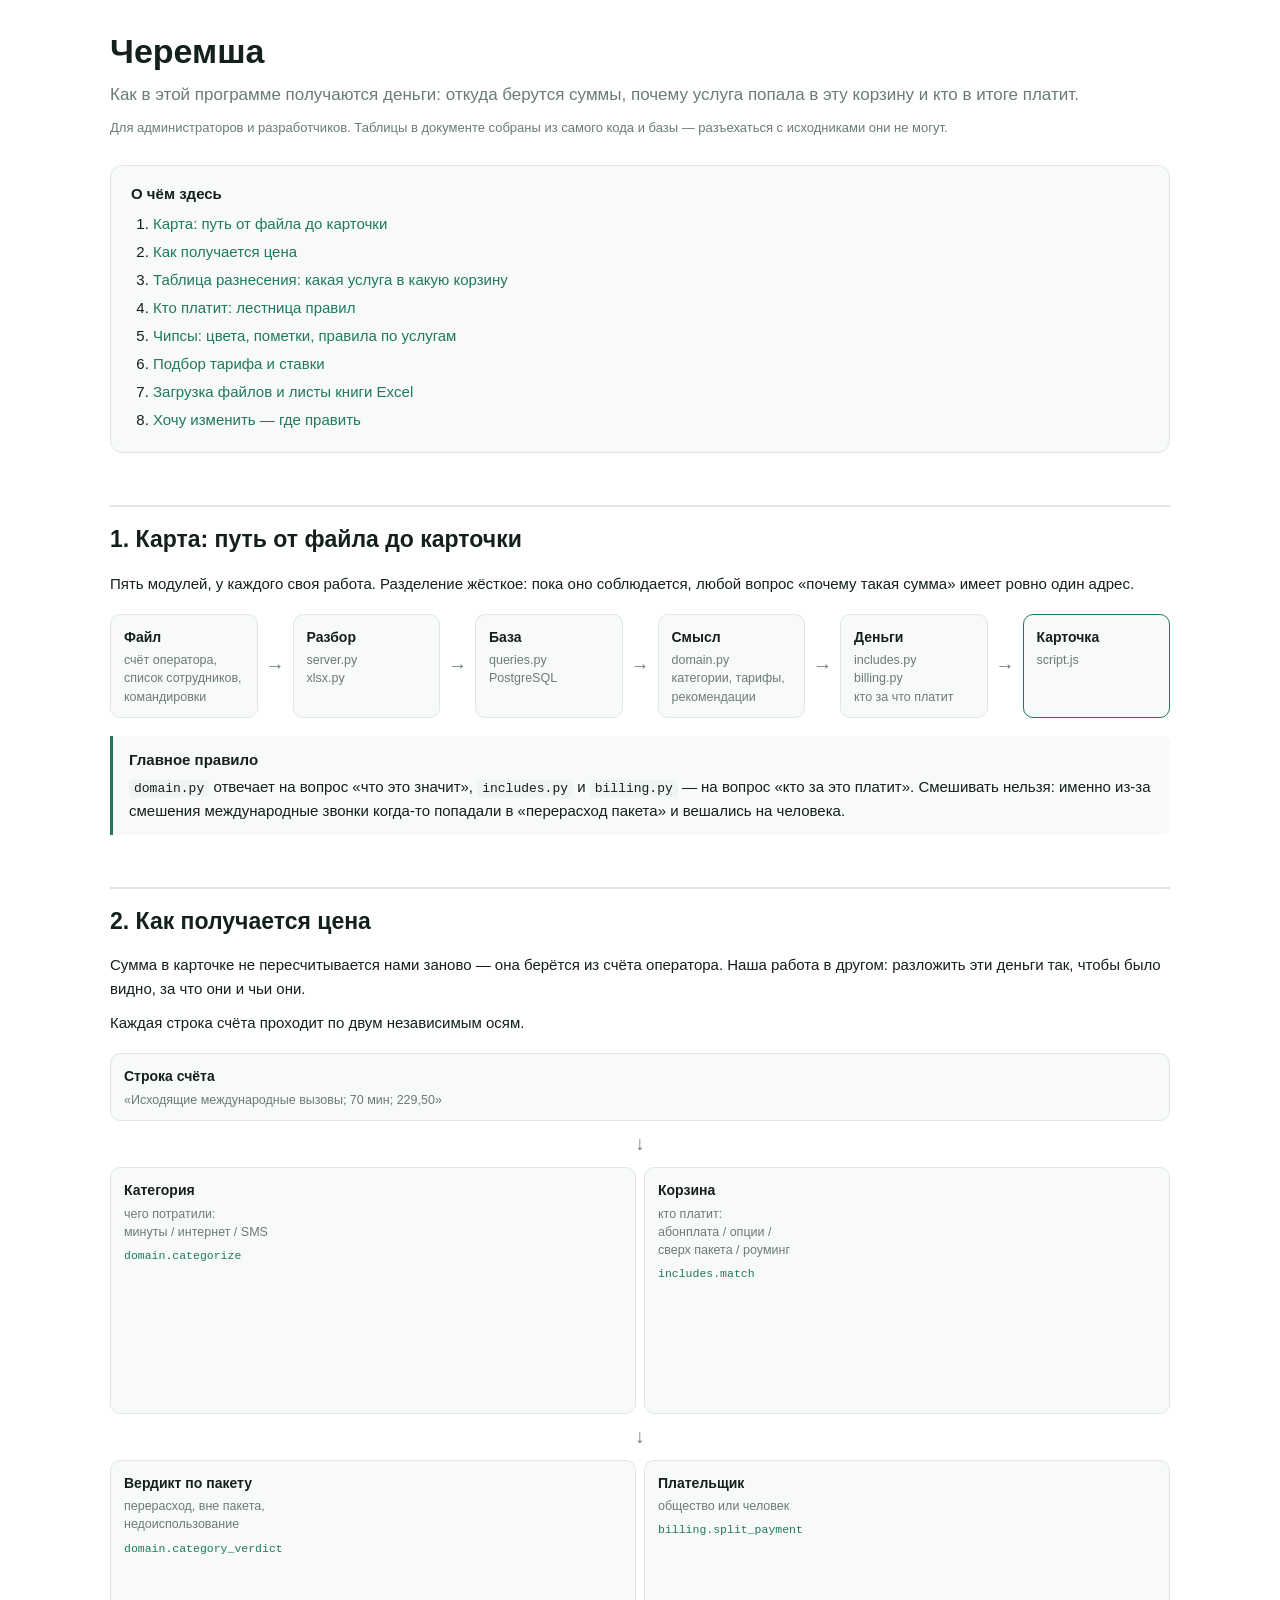
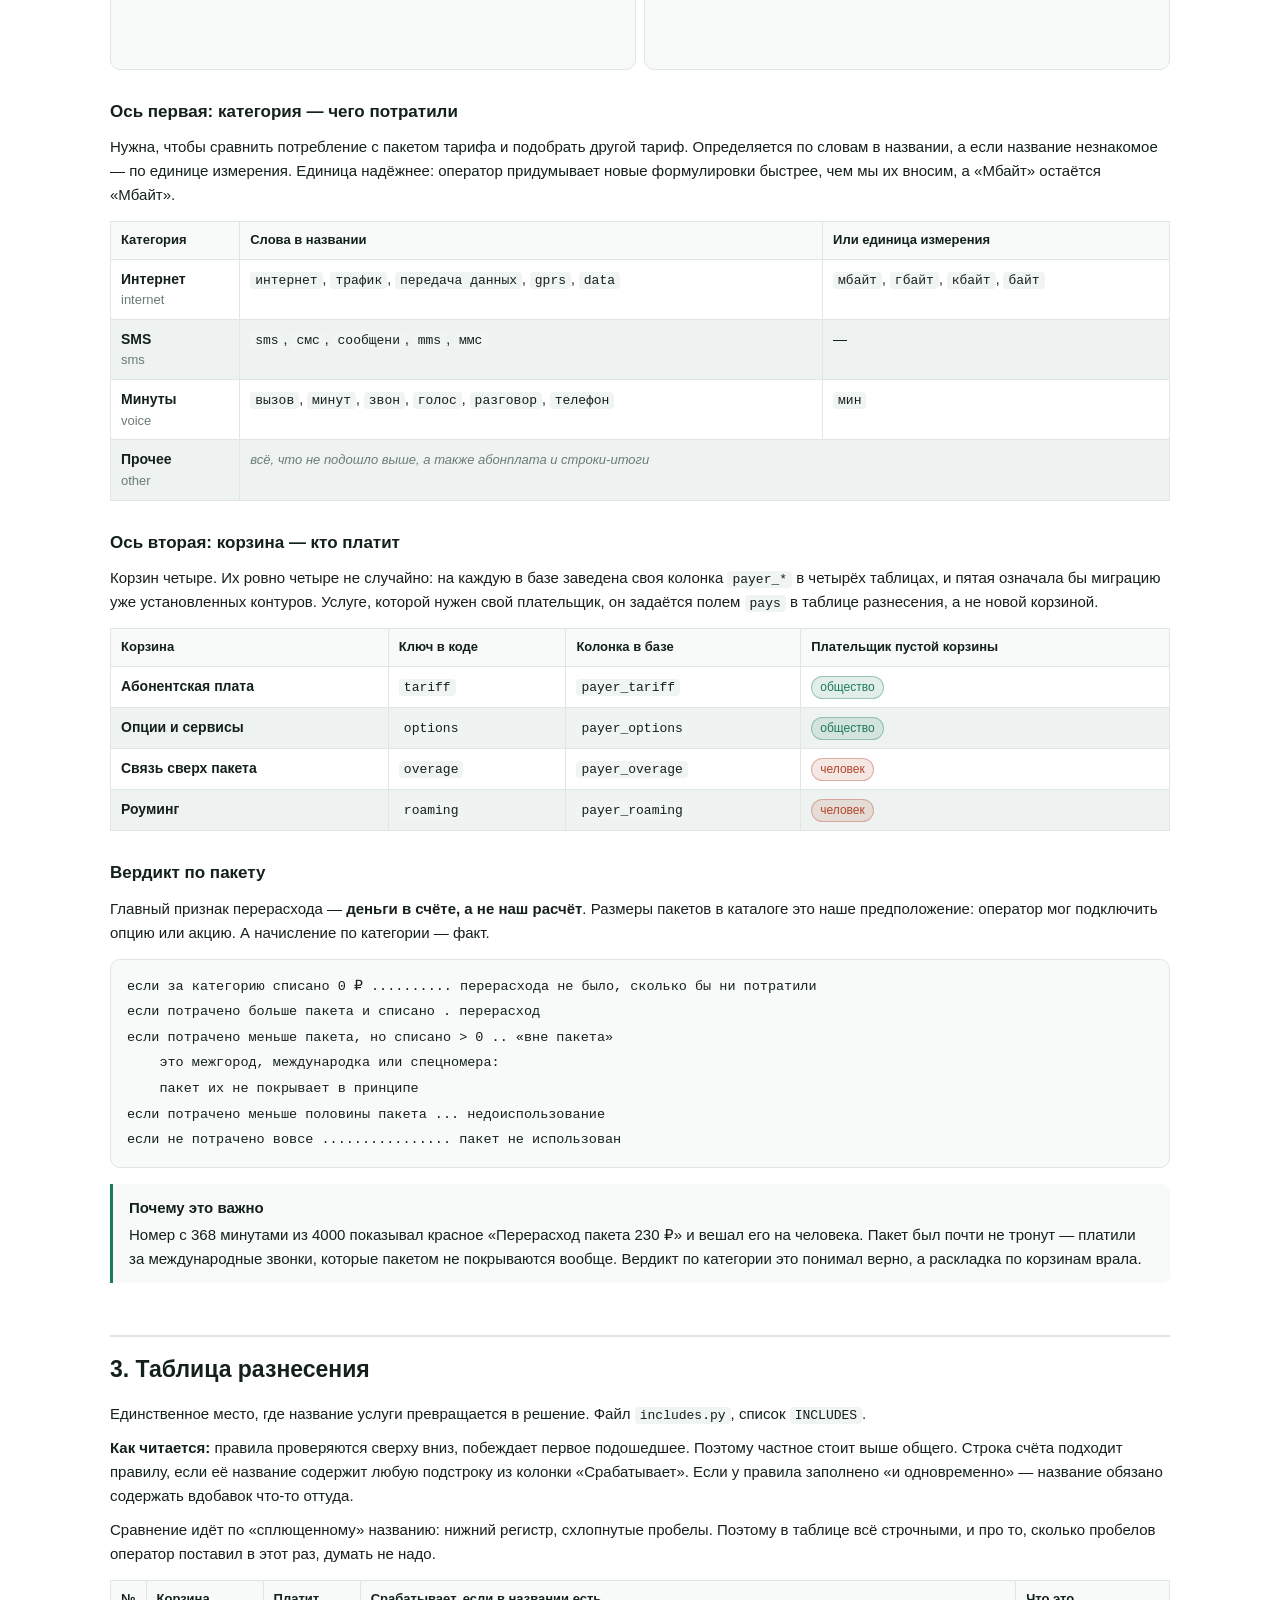
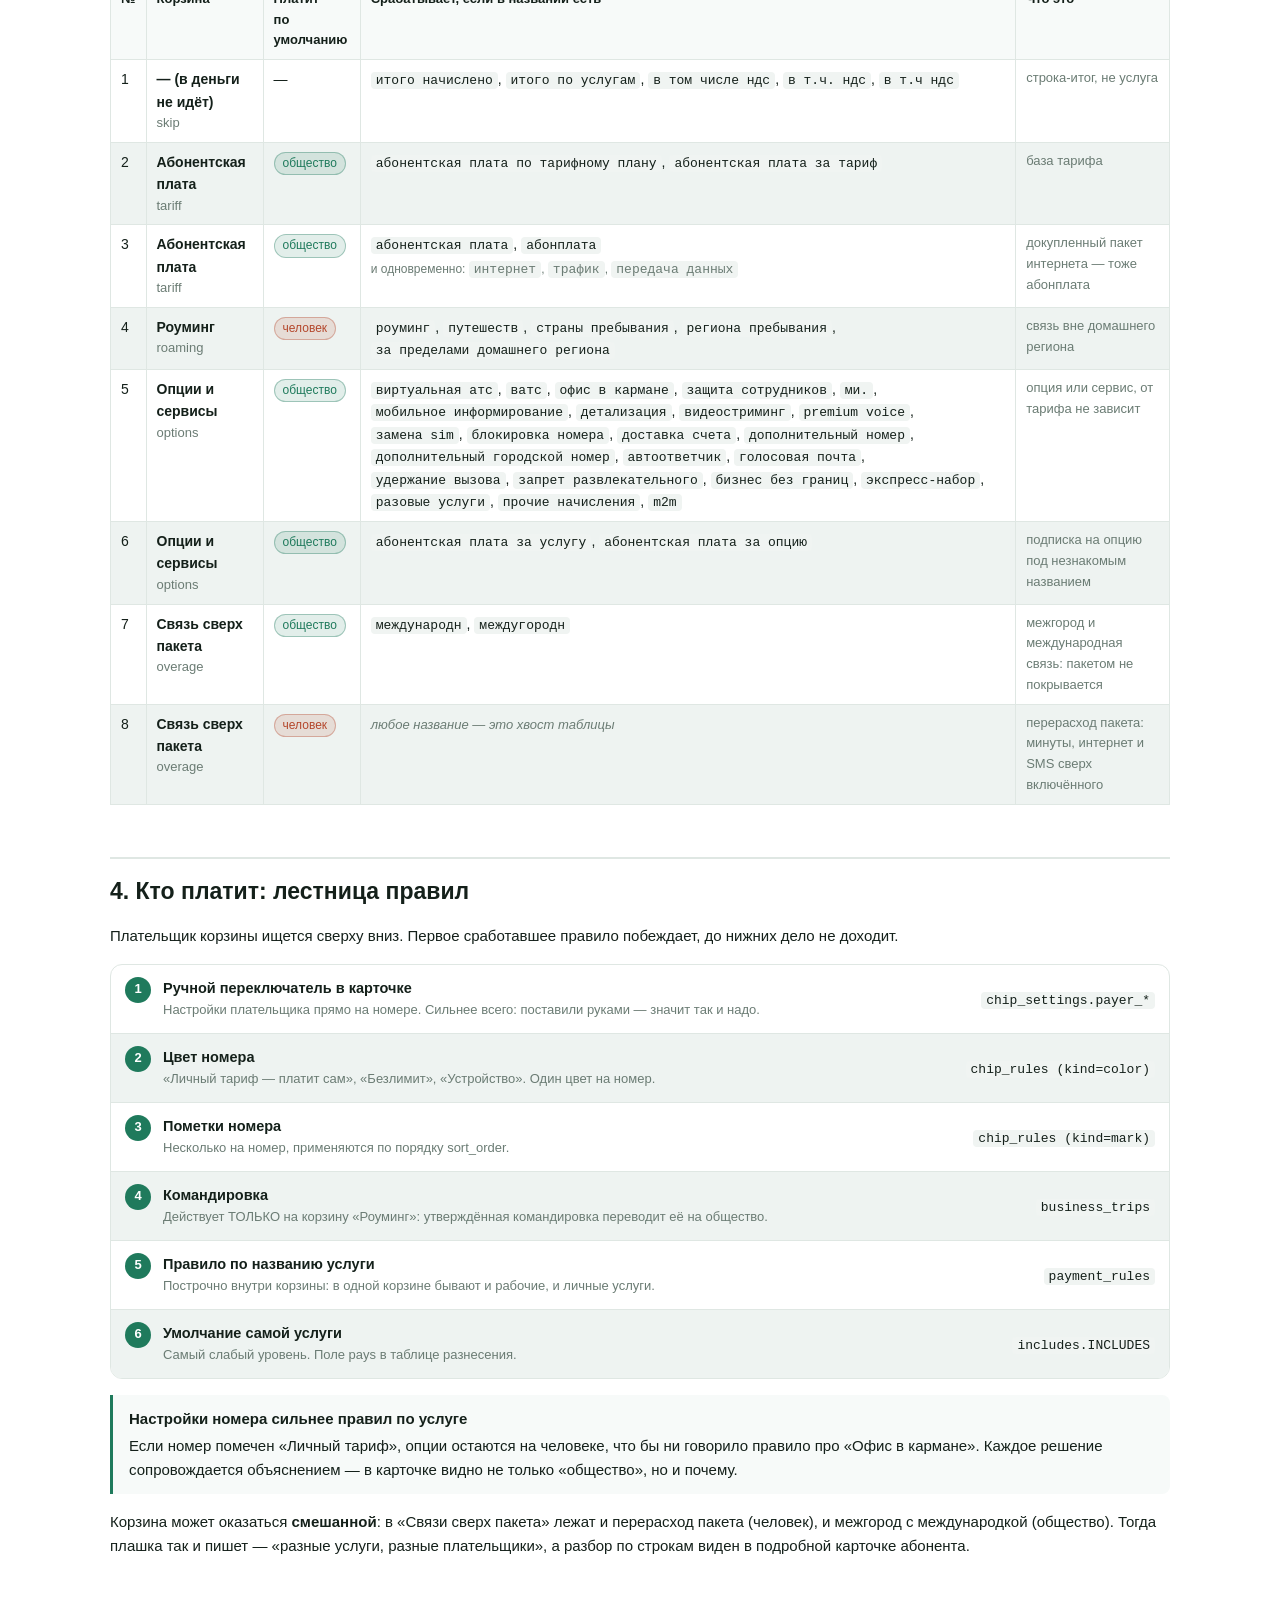
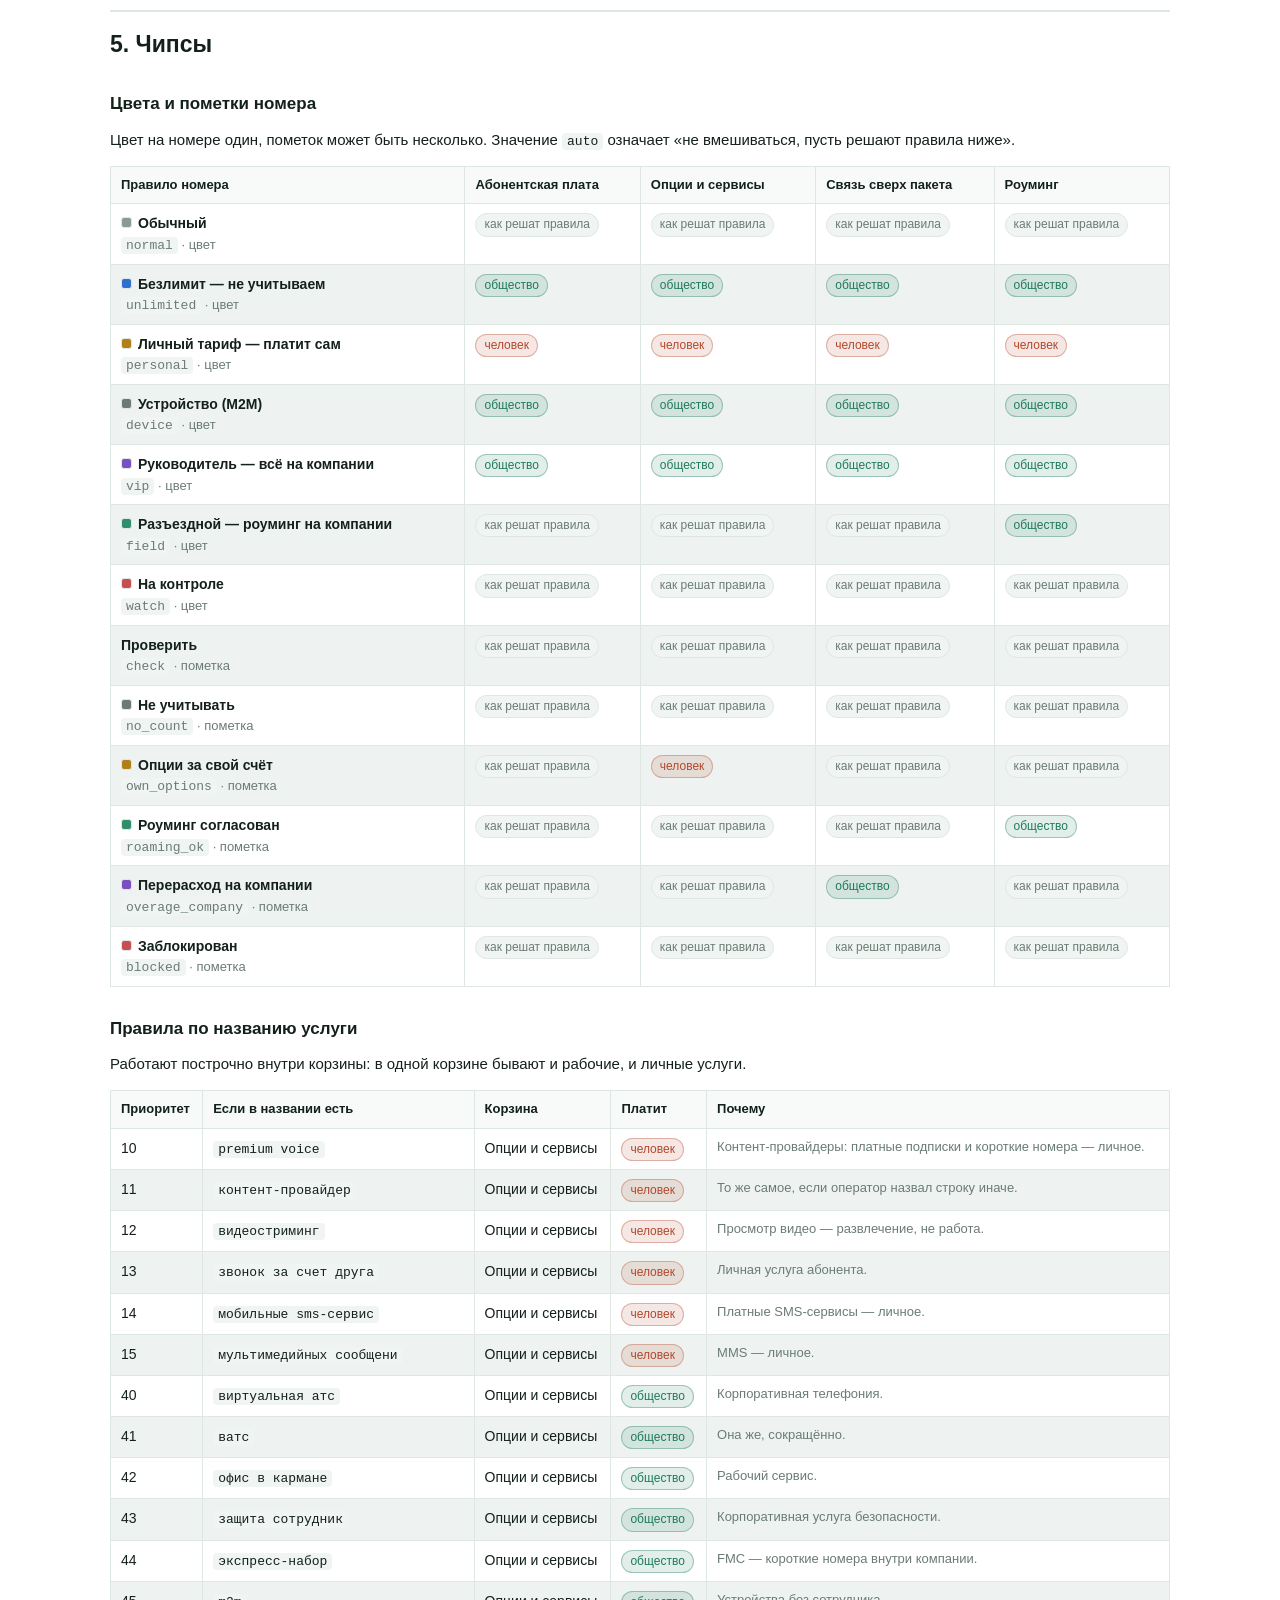
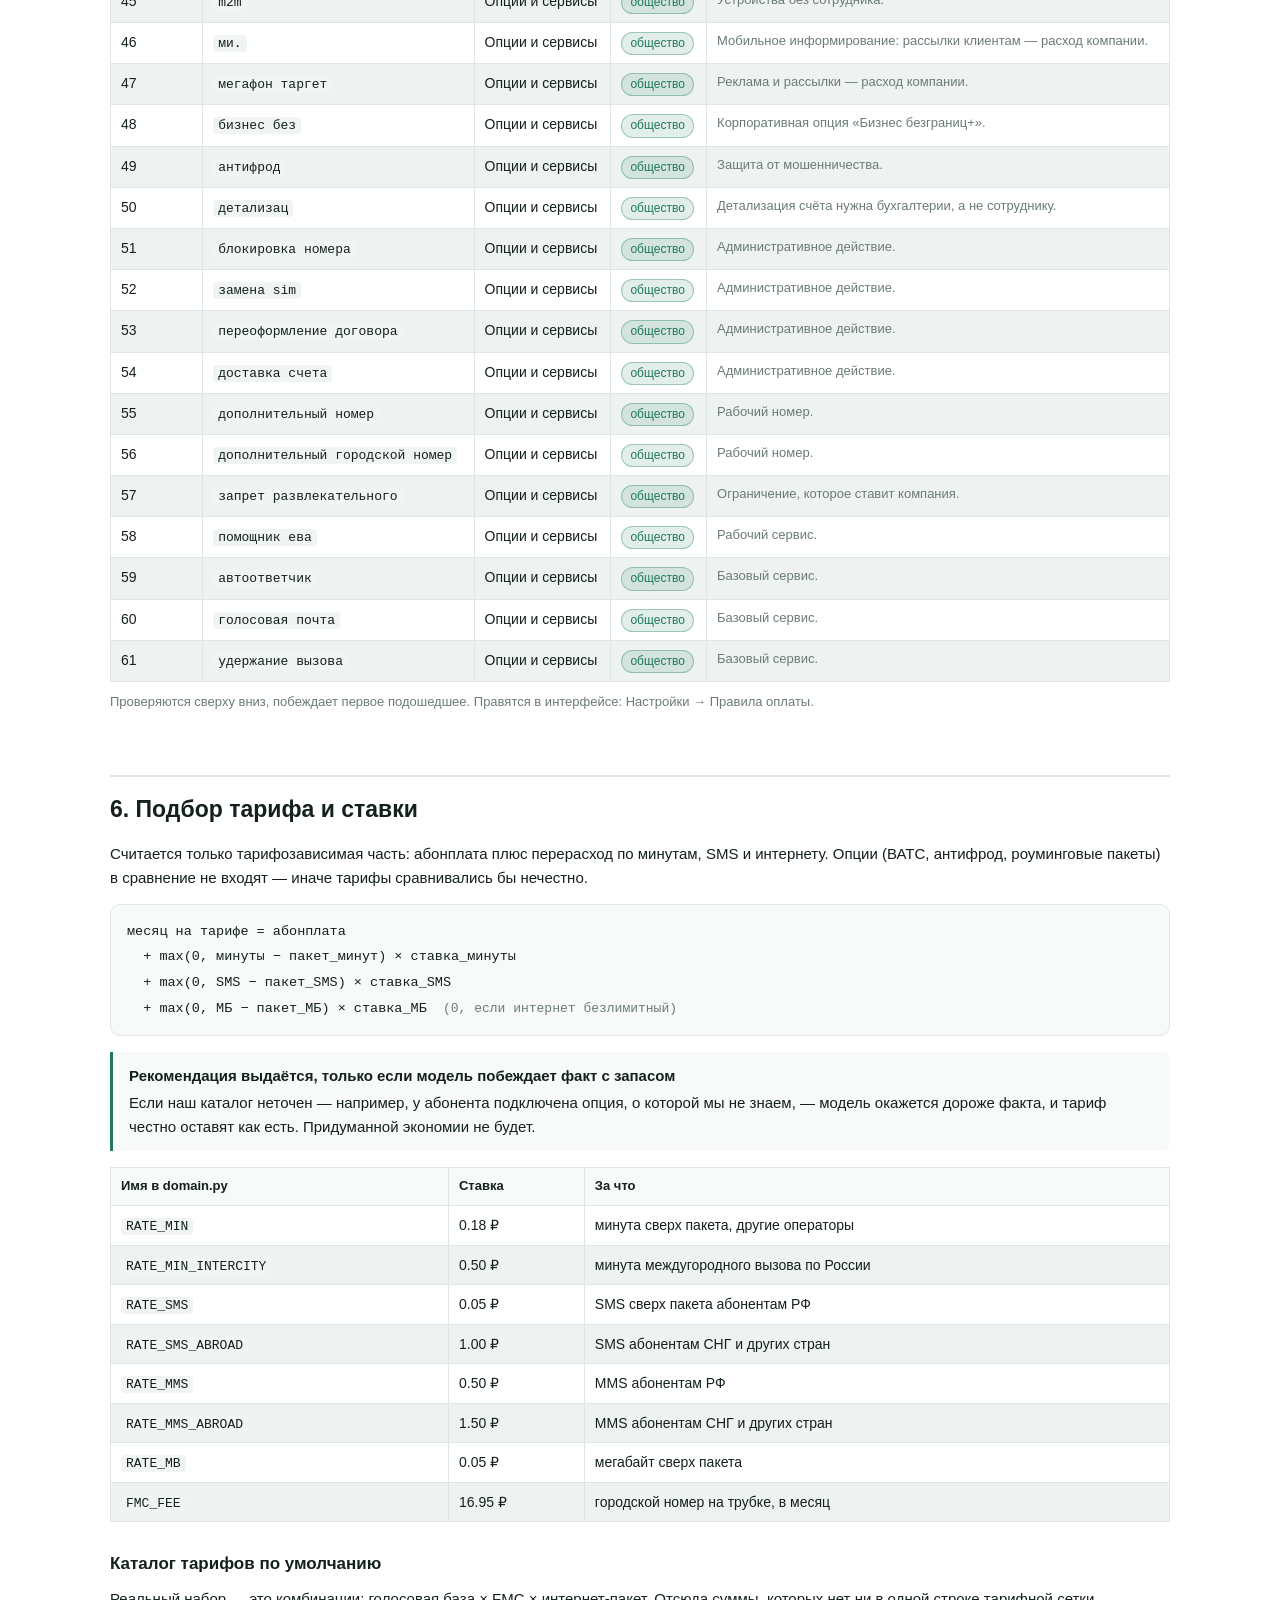
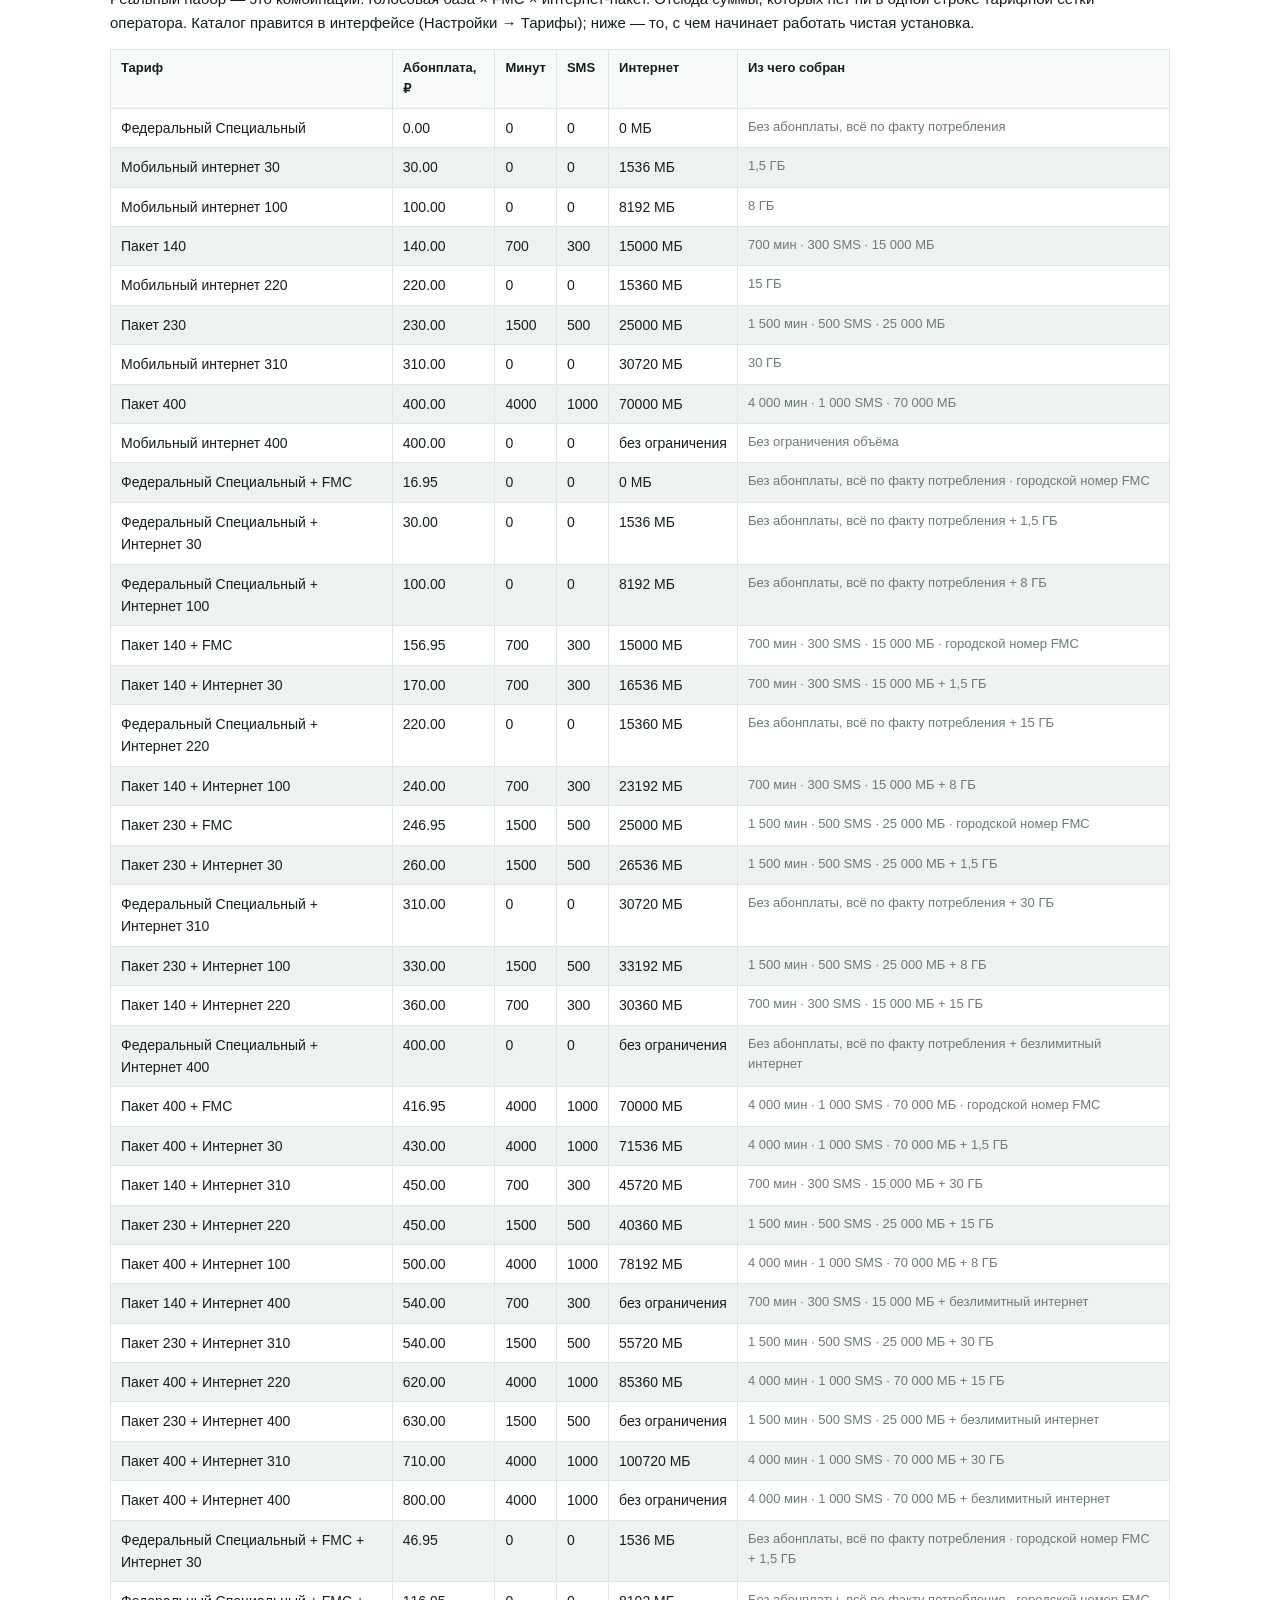
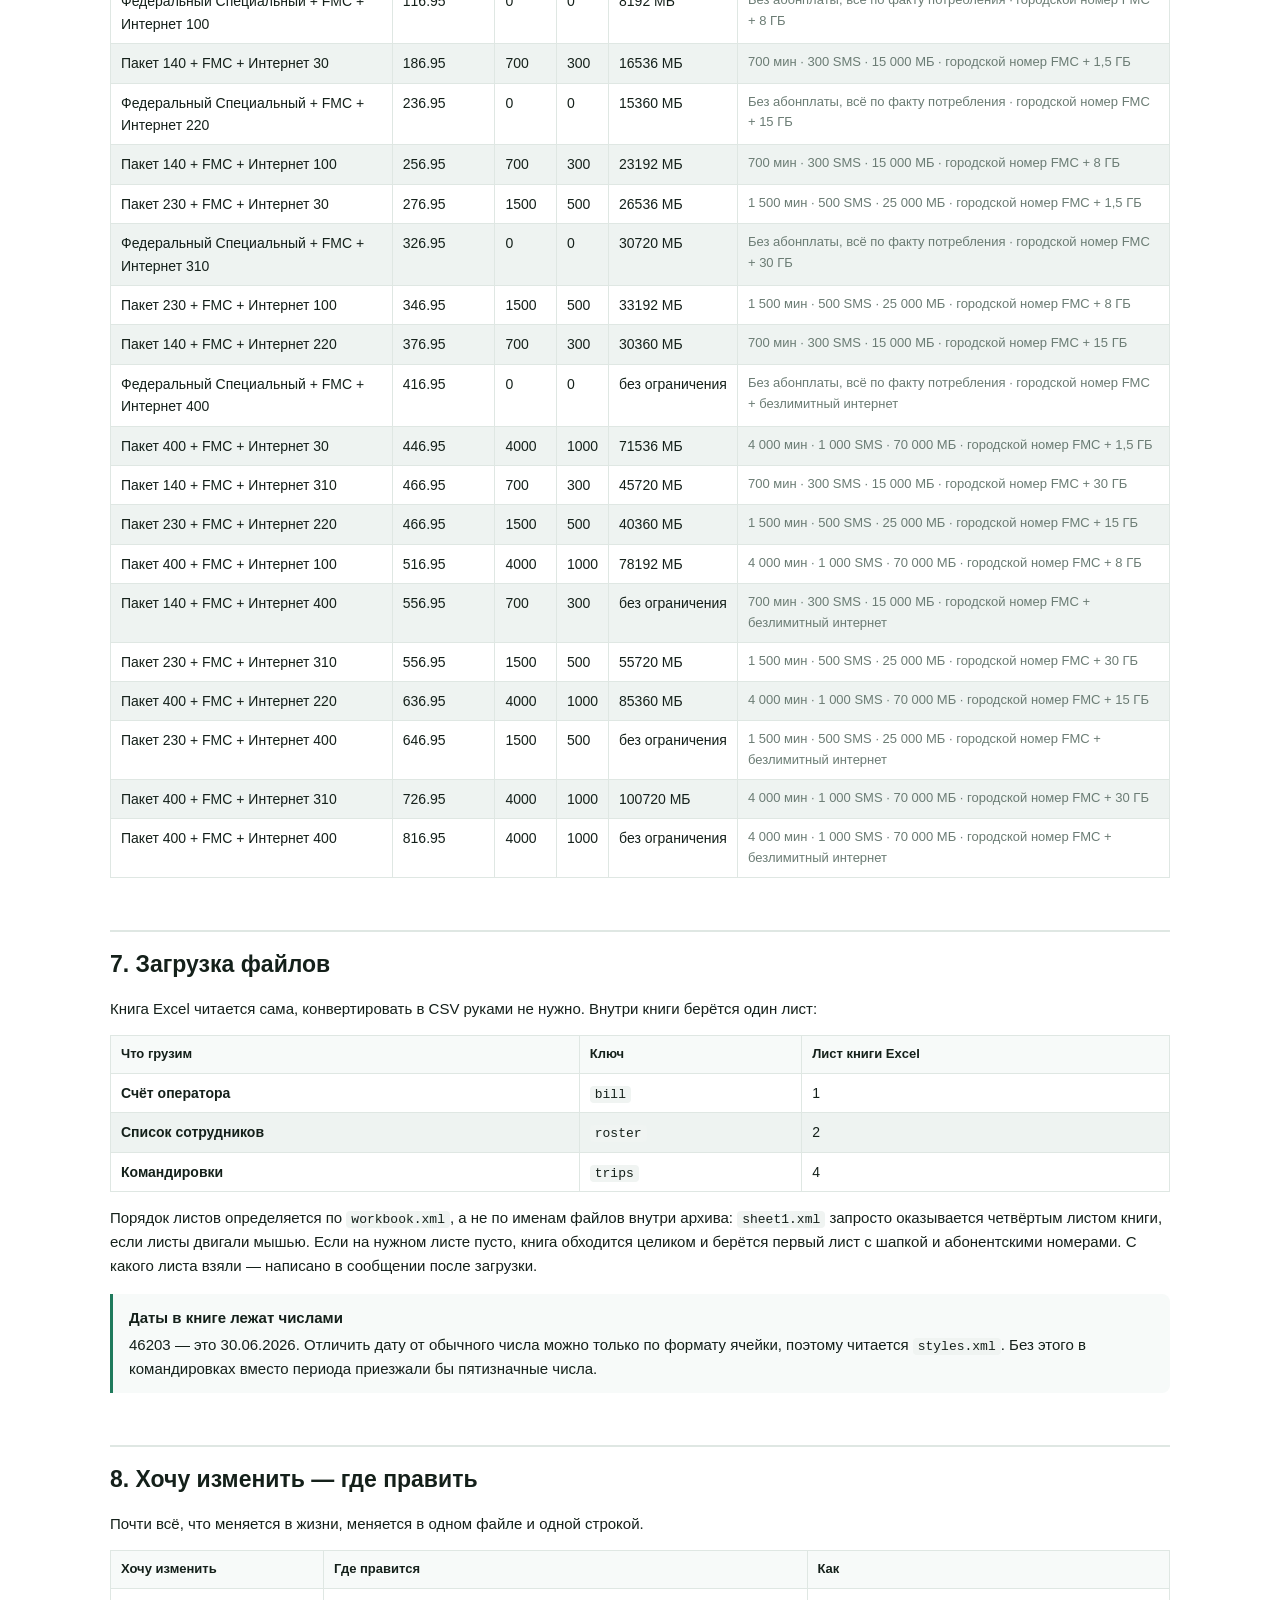
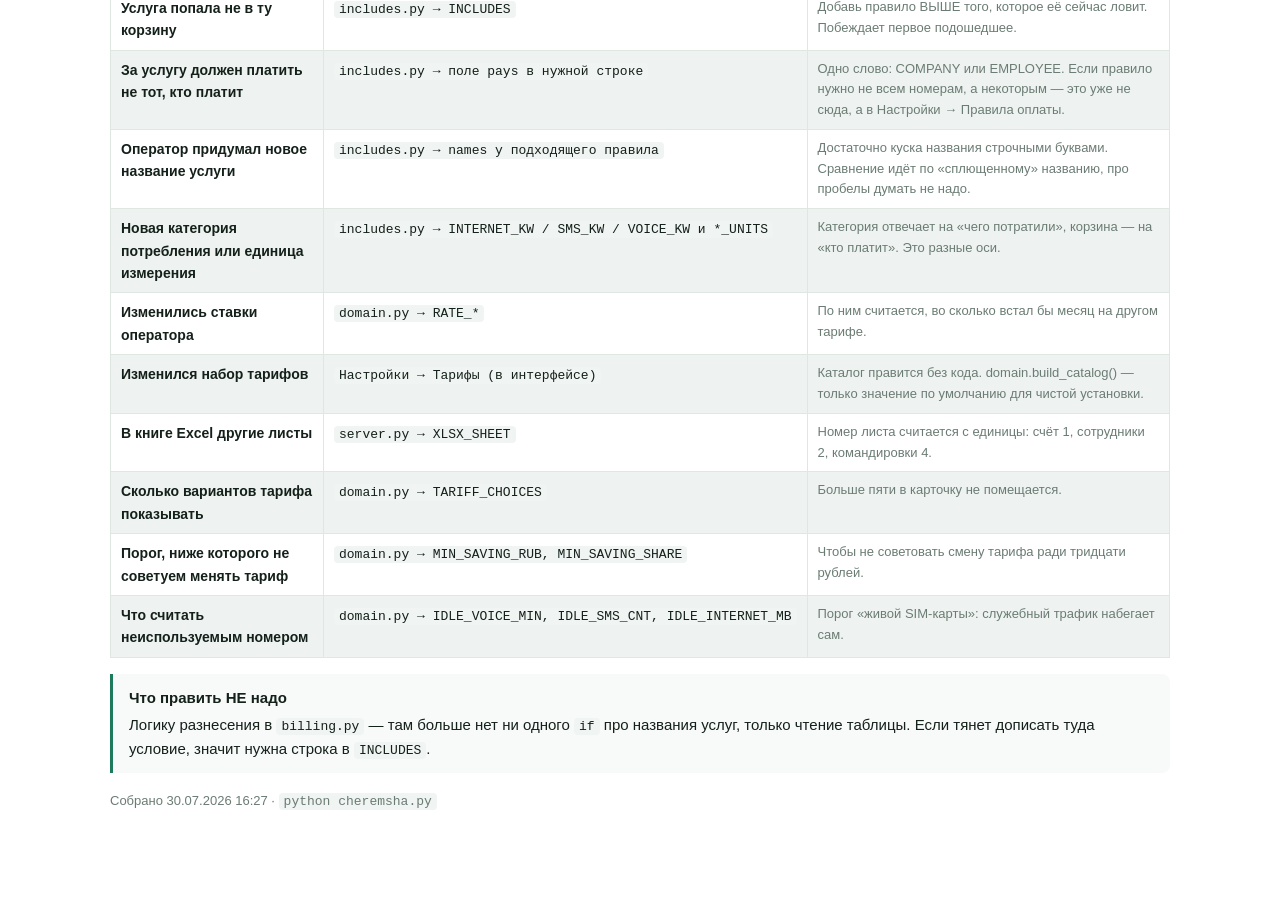
<file: cheremsha.html>
<!doctype html>
<html lang="ru"><head>
<meta charset="utf-8">
<meta name="viewport" content="width=device-width, initial-scale=1">
<title>Черемша — как считаются деньги</title>
<style>
:root{
  --bg:#ffffff; --fg:#14201a; --muted:#6b7c74; --line:#dfe7e3; --line2:#eef3f1;
  --card:#f7faf9; --accent:#1f7a5c; --ok:#1f7a5c; --warn:#b4472c; --code:#f0f4f2;
}
:root[data-theme="dark"], html[data-theme="dark"]{
  --bg:#111714; --fg:#e6eeea; --muted:#93a49c; --line:#26332d; --line2:#1b241f;
  --card:#161e1a; --accent:#4fd1a5; --ok:#4fd1a5; --warn:#ff9878; --code:#1b241f;
}
@media (prefers-color-scheme: dark){
  :root:not([data-theme="light"]){
    --bg:#111714; --fg:#e6eeea; --muted:#93a49c; --line:#26332d; --line2:#1b241f;
    --card:#161e1a; --accent:#4fd1a5; --ok:#4fd1a5; --warn:#ff9878; --code:#1b241f;
  }
}
*{box-sizing:border-box}
body{margin:0;background:var(--bg);color:var(--fg);
  font:15px/1.6 -apple-system,BlinkMacSystemFont,"Segoe UI",Roboto,Arial,sans-serif;}
.wrap{max-width:1100px;margin:0 auto;padding:32px 20px 80px}
h1{font-size:34px;line-height:1.15;margin:0 0 6px}
h2{font-size:23px;margin:52px 0 14px;padding-top:14px;border-top:2px solid var(--line)}
h3{font-size:17px;margin:28px 0 10px}
p{margin:10px 0}
code{background:var(--code);padding:1px 5px;border-radius:4px;
  font:13px/1.5 ui-monospace,SFMono-Regular,Consolas,monospace;white-space:nowrap}
.lead{font-size:17px;color:var(--muted);margin-bottom:4px}
.stamp{color:var(--muted);font-size:13px;margin-top:18px}
.muted{color:var(--muted);font-size:13px}
em.muted{font-style:italic}

/* ── оглавление ─────────────────────────────────────────────────────────── */
.toc{background:var(--card);border:1px solid var(--line);border-radius:12px;
  padding:16px 20px;margin:26px 0}
.toc ol{margin:6px 0 0;padding-left:22px}
.toc li{margin:4px 0}
.toc a{color:var(--accent);text-decoration:none}
.toc a:hover{text-decoration:underline}

/* ── таблицы ────────────────────────────────────────────────────────────── */
.scroll{overflow-x:auto;-webkit-overflow-scrolling:touch;margin:14px 0}
table.grid{border-collapse:collapse;width:100%;min-width:640px;font-size:14px}
table.grid th,table.grid td{border:1px solid var(--line);padding:8px 10px;
  text-align:left;vertical-align:top}
table.grid th{background:var(--card);font-weight:600;font-size:13px}
table.grid tbody tr:nth-child(even){background:var(--line2)}
td.num,th.num{text-align:right;white-space:nowrap}
td.why{color:var(--muted);font-size:13px}
.also{margin-top:4px;color:var(--muted);font-size:12px}
.swatch{display:inline-block;width:11px;height:11px;border-radius:3px;
  margin-right:6px;border:1px solid var(--line);vertical-align:baseline}

.pill{display:inline-block;padding:1px 8px;border-radius:20px;font-size:12px;
  white-space:nowrap;border:1px solid transparent}
.pill-ok{background:rgba(31,122,92,.13);color:var(--ok);border-color:rgba(31,122,92,.35)}
.pill-warn{background:rgba(180,71,44,.13);color:var(--warn);border-color:rgba(180,71,44,.35)}
.pill-muted{background:var(--code);color:var(--muted);border-color:var(--line)}

/* ── схемы ──────────────────────────────────────────────────────────────── */
.flow{display:flex;align-items:stretch;gap:8px;flex-wrap:wrap;margin:18px 0}
.flow .step{flex:1 1 140px;min-width:130px;background:var(--card);
  border:1px solid var(--line);border-radius:10px;padding:11px 13px}
.flow .step b{display:block;font-size:14px;margin-bottom:3px}
.flow .step span{display:block;color:var(--muted);font-size:12.5px;line-height:1.45}
.flow .step em{display:block;margin-top:6px;font-style:normal;font-size:11.5px;
  color:var(--accent);font-family:ui-monospace,Consolas,monospace}
.flow .step.accent{border-color:var(--accent)}
.flow .arrow{align-self:center;color:var(--muted);font-size:19px;flex:0 0 auto}
.flow-v{flex-direction:column;align-items:stretch}
.flow-v .arrow{align-self:center}
.flow .step.wide{flex:1 1 100%}
.split{display:flex;gap:8px;flex-wrap:wrap}
.split .step{flex:1 1 220px}

.ladder{margin:16px 0;border:1px solid var(--line);border-radius:12px;overflow:hidden}
.rung{display:flex;gap:12px;align-items:flex-start;padding:12px 14px;
  border-bottom:1px solid var(--line)}
.rung:last-child{border-bottom:0}
.rung:nth-child(even){background:var(--line2)}
.rung-n{flex:0 0 26px;height:26px;border-radius:50%;background:var(--accent);
  color:#fff;display:flex;align-items:center;justify-content:center;
  font-size:13px;font-weight:700}
.rung-body{flex:1 1 auto;min-width:200px}
.rung-body b{display:block;font-size:14.5px}
.rung-body span{display:block;color:var(--muted);font-size:13px}
.rung-src{flex:0 0 auto;align-self:center}

.note{background:var(--card);border-left:3px solid var(--accent);
  border-radius:0 8px 8px 0;padding:12px 16px;margin:16px 0}
.note b{display:block;margin-bottom:3px}
.warn-box{background:rgba(180,71,44,.10);border-left:3px solid var(--warn);
  border-radius:0 8px 8px 0;padding:12px 16px;margin:16px 0;font-size:14px}
.formula{background:var(--card);border:1px solid var(--line);border-radius:10px;
  padding:14px 16px;margin:14px 0;font:13.5px/1.9 ui-monospace,Consolas,monospace;
  overflow-x:auto}
</style>
</head><body>
<div class="wrap">
<h1>Черемша</h1>
<p class="lead">Как в этой программе получаются деньги: откуда берутся суммы,
почему услуга попала в эту корзину и кто в итоге платит.</p>
<p class="muted">Для администраторов и разработчиков. Таблицы в документе
собраны из самого кода и базы — разъехаться с исходниками они не могут.</p>

<div class="toc">
  <b>О чём здесь</b>
  <ol>
    <li><a href="#map">Карта: путь от файла до карточки</a></li>
    <li><a href="#price">Как получается цена</a></li>
    <li><a href="#includes">Таблица разнесения: какая услуга в какую корзину</a></li>
    <li><a href="#who">Кто платит: лестница правил</a></li>
    <li><a href="#chips">Чипсы: цвета, пометки, правила по услугам</a></li>
    <li><a href="#tariffs">Подбор тарифа и ставки</a></li>
    <li><a href="#files">Загрузка файлов и листы книги Excel</a></li>
    <li><a href="#edit">Хочу изменить — где править</a></li>
  </ol>
</div>

<h2 id="map">1. Карта: путь от файла до карточки</h2>
<p>Пять модулей, у каждого своя работа. Разделение жёсткое: пока оно
соблюдается, любой вопрос «почему такая сумма» имеет ровно один адрес.</p>

<div class="flow">
  <div class="step"><b>Файл</b><span>счёт оператора,<br>список сотрудников,<br>командировки</span></div>
  <div class="arrow">→</div>
  <div class="step"><b>Разбор</b><span>server.py<br>xlsx.py</span></div>
  <div class="arrow">→</div>
  <div class="step"><b>База</b><span>queries.py<br>PostgreSQL</span></div>
  <div class="arrow">→</div>
  <div class="step"><b>Смысл</b><span>domain.py<br>категории, тарифы,<br>рекомендации</span></div>
  <div class="arrow">→</div>
  <div class="step"><b>Деньги</b><span>includes.py<br>billing.py<br>кто за что платит</span></div>
  <div class="arrow">→</div>
  <div class="step accent"><b>Карточка</b><span>script.js</span></div>
</div>
<div class="note">
  <b>Главное правило</b>
  <code>domain.py</code> отвечает на вопрос «что это значит»,
  <code>includes.py</code> и <code>billing.py</code> — на вопрос «кто за это платит».
  Смешивать нельзя: именно из-за смешения международные звонки когда-то
  попадали в «перерасход пакета» и вешались на человека.
</div>

<h2 id="price">2. Как получается цена</h2>
<p>Сумма в карточке не пересчитывается нами заново — она берётся из счёта
оператора. Наша работа в другом: разложить эти деньги так, чтобы было видно,
за что они и чьи они.</p>
<p>Каждая строка счёта проходит по двум независимым осям.</p>

<div class="flow flow-v">
  <div class="step wide"><b>Строка счёта</b>
    <span>«Исходящие международные вызовы; 70 мин; 229,50»</span></div>
  <div class="arrow">↓</div>
  <div class="split">
    <div class="step"><b>Категория</b>
      <span>чего потратили:<br>минуты / интернет / SMS</span>
      <em>domain.categorize</em></div>
    <div class="step"><b>Корзина</b>
      <span>кто платит:<br>абонплата / опции /<br>сверх пакета / роуминг</span>
      <em>includes.match</em></div>
  </div>
  <div class="arrow">↓</div>
  <div class="split">
    <div class="step"><b>Вердикт по пакету</b>
      <span>перерасход, вне пакета,<br>недоиспользование</span>
      <em>domain.category_verdict</em></div>
    <div class="step"><b>Плательщик</b>
      <span>общество или человек</span>
      <em>billing.split_payment</em></div>
  </div>
</div>

<h3>Ось первая: категория — чего потратили</h3>
<p>Нужна, чтобы сравнить потребление с пакетом тарифа и подобрать другой
тариф. Определяется по словам в названии, а если название незнакомое — по
единице измерения. Единица надёжнее: оператор придумывает новые формулировки
быстрее, чем мы их вносим, а «Мбайт» остаётся «Мбайт».</p>
<div class="scroll">
    <table class="grid">
      <thead><tr><th>Категория</th><th>Слова в названии</th>
        <th>Или единица измерения</th></tr></thead>
      <tbody><tr><td><b>Интернет</b><div class="muted">internet</div></td><td><code>интернет</code>, <code>трафик</code>, <code>передача данных</code>, <code>gprs</code>, <code>data</code></td><td><code>мбайт</code>, <code>гбайт</code>, <code>кбайт</code>, <code>байт</code></td></tr><tr><td><b>SMS</b><div class="muted">sms</div></td><td><code>sms</code>, <code>смс</code>, <code>сообщени</code>, <code>mms</code>, <code>ммс</code></td><td>—</td></tr><tr><td><b>Минуты</b><div class="muted">voice</div></td><td><code>вызов</code>, <code>минут</code>, <code>звон</code>, <code>голос</code>, <code>разговор</code>, <code>телефон</code></td><td><code>мин</code></td></tr><tr><td><b>Прочее</b><div class="muted">other</div></td><td colspan="2"><em class="muted">всё, что не подошло выше, а также абонплата и строки-итоги</em></td></tr></tbody>
    </table></div>

<h3>Ось вторая: корзина — кто платит</h3>
<p>Корзин четыре. Их ровно четыре не случайно: на каждую в базе заведена своя
колонка <code>payer_*</code> в четырёх таблицах, и пятая означала бы миграцию
уже установленных контуров. Услуге, которой нужен свой плательщик, он
задаётся полем <code>pays</code> в таблице разнесения, а не новой корзиной.</p>
<div class="scroll">
    <table class="grid">
      <thead><tr><th>Корзина</th><th>Ключ в коде</th>
        <th>Колонка в базе</th><th>Плательщик пустой корзины</th></tr></thead>
      <tbody><tr><td><b>Абонентская плата</b></td><td><code>tariff</code></td><td><code>payer_tariff</code></td><td><span class="pill pill-ok">общество</span></td></tr><tr><td><b>Опции и сервисы</b></td><td><code>options</code></td><td><code>payer_options</code></td><td><span class="pill pill-ok">общество</span></td></tr><tr><td><b>Связь сверх пакета</b></td><td><code>overage</code></td><td><code>payer_overage</code></td><td><span class="pill pill-warn">человек</span></td></tr><tr><td><b>Роуминг</b></td><td><code>roaming</code></td><td><code>payer_roaming</code></td><td><span class="pill pill-warn">человек</span></td></tr></tbody>
    </table></div>

<h3>Вердикт по пакету</h3>
<p>Главный признак перерасхода — <b>деньги в счёте, а не наш расчёт</b>.
Размеры пакетов в каталоге это наше предположение: оператор мог подключить
опцию или акцию. А начисление по категории — факт.</p>
<div class="formula">
если за категорию списано 0 ₽ .......... перерасхода не было, сколько бы ни потратили<br>
если потрачено больше пакета и списано . перерасход<br>
если потрачено меньше пакета, но списано &gt; 0 .. «вне пакета»<br>
&nbsp;&nbsp;&nbsp;&nbsp;это межгород, международка или спецномера:<br>
&nbsp;&nbsp;&nbsp;&nbsp;пакет их не покрывает в принципе<br>
если потрачено меньше половины пакета ... недоиспользование<br>
если не потрачено вовсе ................ пакет не использован
</div>
<div class="note">
  <b>Почему это важно</b>
  Номер с 368 минутами из 4000 показывал красное «Перерасход пакета 230 ₽»
  и вешал его на человека. Пакет был почти не тронут — платили за
  международные звонки, которые пакетом не покрываются вообще. Вердикт по
  категории это понимал верно, а раскладка по корзинам врала.
</div>

<h2 id="includes">3. Таблица разнесения</h2>
<p>Единственное место, где название услуги превращается в решение.
Файл <code>includes.py</code>, список <code>INCLUDES</code>.</p>
<p><b>Как читается:</b> правила проверяются сверху вниз, побеждает первое
подошедшее. Поэтому частное стоит выше общего. Строка счёта подходит правилу,
если её название содержит любую подстроку из колонки «Срабатывает».
Если у правила заполнено «и одновременно» — название обязано содержать
вдобавок что-то оттуда.</p>
<p>Сравнение идёт по «сплющенному» названию: нижний регистр, схлопнутые
пробелы. Поэтому в таблице всё строчными, и про то, сколько пробелов оператор
поставил в этот раз, думать не надо.</p>
<div class="scroll">
    <table class="grid">
      <thead><tr>
        <th>№</th><th>Корзина</th><th>Платит<br>по умолчанию</th>
        <th>Срабатывает, если в названии есть</th><th>Что это</th>
      </tr></thead>
      <tbody><tr><td class="num">1</td><td><b>— (в деньги не идёт)</b><div class="muted">skip</div></td><td>—</td><td><code>итого начислено</code>, <code>итого по услугам</code>, <code>в том числе ндс</code>, <code>в т.ч. ндс</code>, <code>в т.ч ндс</code></td><td class="why">строка-итог, не услуга</td></tr><tr><td class="num">2</td><td><b>Абонентская плата</b><div class="muted">tariff</div></td><td><span class="pill pill-ok">общество</span></td><td><code>абонентская плата по тарифному плану</code>, <code>абонентская плата за тариф</code></td><td class="why">база тарифа</td></tr><tr><td class="num">3</td><td><b>Абонентская плата</b><div class="muted">tariff</div></td><td><span class="pill pill-ok">общество</span></td><td><code>абонентская плата</code>, <code>абонплата</code><div class="also">и одновременно: <code>интернет</code>, <code>трафик</code>, <code>передача данных</code></div></td><td class="why">докупленный пакет интернета — тоже абонплата</td></tr><tr><td class="num">4</td><td><b>Роуминг</b><div class="muted">roaming</div></td><td><span class="pill pill-warn">человек</span></td><td><code>роуминг</code>, <code>путешеств</code>, <code>страны пребывания</code>, <code>региона пребывания</code>, <code>за пределами домашнего региона</code></td><td class="why">связь вне домашнего региона</td></tr><tr><td class="num">5</td><td><b>Опции и сервисы</b><div class="muted">options</div></td><td><span class="pill pill-ok">общество</span></td><td><code>виртуальная атс</code>, <code>ватс</code>, <code>офис в кармане</code>, <code>защита сотрудников</code>, <code>ми.</code>, <code>мобильное информирование</code>, <code>детализация</code>, <code>видеостриминг</code>, <code>premium voice</code>, <code>замена sim</code>, <code>блокировка номера</code>, <code>доставка счета</code>, <code>дополнительный номер</code>, <code>дополнительный городской номер</code>, <code>автоответчик</code>, <code>голосовая почта</code>, <code>удержание вызова</code>, <code>запрет развлекательного</code>, <code>бизнес без границ</code>, <code>экспресс-набор</code>, <code>разовые услуги</code>, <code>прочие начисления</code>, <code>m2m</code></td><td class="why">опция или сервис, от тарифа не зависит</td></tr><tr><td class="num">6</td><td><b>Опции и сервисы</b><div class="muted">options</div></td><td><span class="pill pill-ok">общество</span></td><td><code>абонентская плата за услугу</code>, <code>абонентская плата за опцию</code></td><td class="why">подписка на опцию под незнакомым названием</td></tr><tr><td class="num">7</td><td><b>Связь сверх пакета</b><div class="muted">overage</div></td><td><span class="pill pill-ok">общество</span></td><td><code>международн</code>, <code>междугородн</code></td><td class="why">межгород и международная связь: пакетом не покрывается</td></tr><tr><td class="num">8</td><td><b>Связь сверх пакета</b><div class="muted">overage</div></td><td><span class="pill pill-warn">человек</span></td><td><em class="muted">любое название — это хвост таблицы</em></td><td class="why">перерасход пакета: минуты, интернет и SMS сверх включённого</td></tr></tbody>
    </table></div>

<h2 id="who">4. Кто платит: лестница правил</h2>
<p>Плательщик корзины ищется сверху вниз. Первое сработавшее правило
побеждает, до нижних дело не доходит.</p>
<div class="ladder"><div class="rung"><div class="rung-n">1</div><div class="rung-body"><b>Ручной переключатель в карточке</b><span>Настройки плательщика прямо на номере. Сильнее всего: поставили руками — значит так и надо.</span></div><div class="rung-src"><code>chip_settings.payer_*</code></div></div><div class="rung"><div class="rung-n">2</div><div class="rung-body"><b>Цвет номера</b><span>«Личный тариф — платит сам», «Безлимит», «Устройство». Один цвет на номер.</span></div><div class="rung-src"><code>chip_rules (kind=color)</code></div></div><div class="rung"><div class="rung-n">3</div><div class="rung-body"><b>Пометки номера</b><span>Несколько на номер, применяются по порядку sort_order.</span></div><div class="rung-src"><code>chip_rules (kind=mark)</code></div></div><div class="rung"><div class="rung-n">4</div><div class="rung-body"><b>Командировка</b><span>Действует ТОЛЬКО на корзину «Роуминг»: утверждённая командировка переводит её на общество.</span></div><div class="rung-src"><code>business_trips</code></div></div><div class="rung"><div class="rung-n">5</div><div class="rung-body"><b>Правило по названию услуги</b><span>Построчно внутри корзины: в одной корзине бывают и рабочие, и личные услуги.</span></div><div class="rung-src"><code>payment_rules</code></div></div><div class="rung"><div class="rung-n">6</div><div class="rung-body"><b>Умолчание самой услуги</b><span>Самый слабый уровень. Поле pays в таблице разнесения.</span></div><div class="rung-src"><code>includes.INCLUDES</code></div></div></div>
<div class="note">
  <b>Настройки номера сильнее правил по услуге</b>
  Если номер помечен «Личный тариф», опции остаются на человеке, что бы ни
  говорило правило про «Офис в кармане». Каждое решение сопровождается
  объяснением — в карточке видно не только «общество», но и почему.
</div>
<p>Корзина может оказаться <b>смешанной</b>: в «Связи сверх пакета» лежат и
перерасход пакета (человек), и межгород с международкой (общество). Тогда
плашка так и пишет — «разные услуги, разные плательщики», а разбор по строкам
виден в подробной карточке абонента.</p>

<h2 id="chips">5. Чипсы</h2>
<h3>Цвета и пометки номера</h3>
<p>Цвет на номере один, пометок может быть несколько. Значение
<code>auto</code> означает «не вмешиваться, пусть решают правила ниже».</p>
<div class="scroll">
    <table class="grid">
      <thead><tr><th>Правило номера</th><th>Абонентская плата</th><th>Опции и сервисы</th><th>Связь сверх пакета</th><th>Роуминг</th></tr></thead>
      <tbody><tr><td><span class="swatch" style="background:#8a9a94"></span><b>Обычный</b><div class="muted"><code>normal</code> · цвет</div></td><td><span class="pill pill-muted">как решат правила</span></td><td><span class="pill pill-muted">как решат правила</span></td><td><span class="pill pill-muted">как решат правила</span></td><td><span class="pill pill-muted">как решат правила</span></td></tr><tr><td><span class="swatch" style="background:#2f6fd0"></span><b>Безлимит — не учитываем</b><div class="muted"><code>unlimited</code> · цвет</div></td><td><span class="pill pill-ok">общество</span></td><td><span class="pill pill-ok">общество</span></td><td><span class="pill pill-ok">общество</span></td><td><span class="pill pill-ok">общество</span></td></tr><tr><td><span class="swatch" style="background:#b07f16"></span><b>Личный тариф — платит сам</b><div class="muted"><code>personal</code> · цвет</div></td><td><span class="pill pill-warn">человек</span></td><td><span class="pill pill-warn">человек</span></td><td><span class="pill pill-warn">человек</span></td><td><span class="pill pill-warn">человек</span></td></tr><tr><td><span class="swatch" style="background:#6b7a74"></span><b>Устройство (M2M)</b><div class="muted"><code>device</code> · цвет</div></td><td><span class="pill pill-ok">общество</span></td><td><span class="pill pill-ok">общество</span></td><td><span class="pill pill-ok">общество</span></td><td><span class="pill pill-ok">общество</span></td></tr><tr><td><span class="swatch" style="background:#7b4fbf"></span><b>Руководитель — всё на компании</b><div class="muted"><code>vip</code> · цвет</div></td><td><span class="pill pill-ok">общество</span></td><td><span class="pill pill-ok">общество</span></td><td><span class="pill pill-ok">общество</span></td><td><span class="pill pill-ok">общество</span></td></tr><tr><td><span class="swatch" style="background:#2f8f6b"></span><b>Разъездной — роуминг на компании</b><div class="muted"><code>field</code> · цвет</div></td><td><span class="pill pill-muted">как решат правила</span></td><td><span class="pill pill-muted">как решат правила</span></td><td><span class="pill pill-muted">как решат правила</span></td><td><span class="pill pill-ok">общество</span></td></tr><tr><td><span class="swatch" style="background:#c6504f"></span><b>На контроле</b><div class="muted"><code>watch</code> · цвет</div></td><td><span class="pill pill-muted">как решат правила</span></td><td><span class="pill pill-muted">как решат правила</span></td><td><span class="pill pill-muted">как решат правила</span></td><td><span class="pill pill-muted">как решат правила</span></td></tr><tr><td><b>Проверить</b><div class="muted"><code>check</code> · пометка</div></td><td><span class="pill pill-muted">как решат правила</span></td><td><span class="pill pill-muted">как решат правила</span></td><td><span class="pill pill-muted">как решат правила</span></td><td><span class="pill pill-muted">как решат правила</span></td></tr><tr><td><span class="swatch" style="background:#6b7a74"></span><b>Не учитывать</b><div class="muted"><code>no_count</code> · пометка</div></td><td><span class="pill pill-muted">как решат правила</span></td><td><span class="pill pill-muted">как решат правила</span></td><td><span class="pill pill-muted">как решат правила</span></td><td><span class="pill pill-muted">как решат правила</span></td></tr><tr><td><span class="swatch" style="background:#b07f16"></span><b>Опции за свой счёт</b><div class="muted"><code>own_options</code> · пометка</div></td><td><span class="pill pill-muted">как решат правила</span></td><td><span class="pill pill-warn">человек</span></td><td><span class="pill pill-muted">как решат правила</span></td><td><span class="pill pill-muted">как решат правила</span></td></tr><tr><td><span class="swatch" style="background:#2f8f6b"></span><b>Роуминг согласован</b><div class="muted"><code>roaming_ok</code> · пометка</div></td><td><span class="pill pill-muted">как решат правила</span></td><td><span class="pill pill-muted">как решат правила</span></td><td><span class="pill pill-muted">как решат правила</span></td><td><span class="pill pill-ok">общество</span></td></tr><tr><td><span class="swatch" style="background:#7b4fbf"></span><b>Перерасход на компании</b><div class="muted"><code>overage_company</code> · пометка</div></td><td><span class="pill pill-muted">как решат правила</span></td><td><span class="pill pill-muted">как решат правила</span></td><td><span class="pill pill-ok">общество</span></td><td><span class="pill pill-muted">как решат правила</span></td></tr><tr><td><span class="swatch" style="background:#c6504f"></span><b>Заблокирован</b><div class="muted"><code>blocked</code> · пометка</div></td><td><span class="pill pill-muted">как решат правила</span></td><td><span class="pill pill-muted">как решат правила</span></td><td><span class="pill pill-muted">как решат правила</span></td><td><span class="pill pill-muted">как решат правила</span></td></tr></tbody>
    </table></div>
<h3>Правила по названию услуги</h3>
<p>Работают построчно внутри корзины: в одной корзине бывают и рабочие, и
личные услуги.</p>
<div class="scroll">
    <table class="grid">
      <thead><tr><th>Приоритет</th><th>Если в названии есть</th>
        <th>Корзина</th><th>Платит</th><th>Почему</th></tr></thead>
      <tbody><tr><td class="num">10</td><td><code>premium voice</code></td><td>Опции и сервисы</td><td><span class="pill pill-warn">человек</span></td><td class="why">Контент-провайдеры: платные подписки и короткие номера — личное.</td></tr><tr><td class="num">11</td><td><code>контент-провайдер</code></td><td>Опции и сервисы</td><td><span class="pill pill-warn">человек</span></td><td class="why">То же самое, если оператор назвал строку иначе.</td></tr><tr><td class="num">12</td><td><code>видеостриминг</code></td><td>Опции и сервисы</td><td><span class="pill pill-warn">человек</span></td><td class="why">Просмотр видео — развлечение, не работа.</td></tr><tr><td class="num">13</td><td><code>звонок за счет друга</code></td><td>Опции и сервисы</td><td><span class="pill pill-warn">человек</span></td><td class="why">Личная услуга абонента.</td></tr><tr><td class="num">14</td><td><code>мобильные sms-сервис</code></td><td>Опции и сервисы</td><td><span class="pill pill-warn">человек</span></td><td class="why">Платные SMS-сервисы — личное.</td></tr><tr><td class="num">15</td><td><code>мультимедийных сообщени</code></td><td>Опции и сервисы</td><td><span class="pill pill-warn">человек</span></td><td class="why">MMS — личное.</td></tr><tr><td class="num">40</td><td><code>виртуальная атс</code></td><td>Опции и сервисы</td><td><span class="pill pill-ok">общество</span></td><td class="why">Корпоративная телефония.</td></tr><tr><td class="num">41</td><td><code>ватс</code></td><td>Опции и сервисы</td><td><span class="pill pill-ok">общество</span></td><td class="why">Она же, сокращённо.</td></tr><tr><td class="num">42</td><td><code>офис в кармане</code></td><td>Опции и сервисы</td><td><span class="pill pill-ok">общество</span></td><td class="why">Рабочий сервис.</td></tr><tr><td class="num">43</td><td><code>защита сотрудник</code></td><td>Опции и сервисы</td><td><span class="pill pill-ok">общество</span></td><td class="why">Корпоративная услуга безопасности.</td></tr><tr><td class="num">44</td><td><code>экспресс-набор</code></td><td>Опции и сервисы</td><td><span class="pill pill-ok">общество</span></td><td class="why">FMC — короткие номера внутри компании.</td></tr><tr><td class="num">45</td><td><code>m2m</code></td><td>Опции и сервисы</td><td><span class="pill pill-ok">общество</span></td><td class="why">Устройства без сотрудника.</td></tr><tr><td class="num">46</td><td><code>ми.</code></td><td>Опции и сервисы</td><td><span class="pill pill-ok">общество</span></td><td class="why">Мобильное информирование: рассылки клиентам — расход компании.</td></tr><tr><td class="num">47</td><td><code>мегафон таргет</code></td><td>Опции и сервисы</td><td><span class="pill pill-ok">общество</span></td><td class="why">Реклама и рассылки — расход компании.</td></tr><tr><td class="num">48</td><td><code>бизнес без</code></td><td>Опции и сервисы</td><td><span class="pill pill-ok">общество</span></td><td class="why">Корпоративная опция «Бизнес безграниц+».</td></tr><tr><td class="num">49</td><td><code>антифрод</code></td><td>Опции и сервисы</td><td><span class="pill pill-ok">общество</span></td><td class="why">Защита от мошенничества.</td></tr><tr><td class="num">50</td><td><code>детализац</code></td><td>Опции и сервисы</td><td><span class="pill pill-ok">общество</span></td><td class="why">Детализация счёта нужна бухгалтерии, а не сотруднику.</td></tr><tr><td class="num">51</td><td><code>блокировка номера</code></td><td>Опции и сервисы</td><td><span class="pill pill-ok">общество</span></td><td class="why">Административное действие.</td></tr><tr><td class="num">52</td><td><code>замена sim</code></td><td>Опции и сервисы</td><td><span class="pill pill-ok">общество</span></td><td class="why">Административное действие.</td></tr><tr><td class="num">53</td><td><code>переоформление договора</code></td><td>Опции и сервисы</td><td><span class="pill pill-ok">общество</span></td><td class="why">Административное действие.</td></tr><tr><td class="num">54</td><td><code>доставка счета</code></td><td>Опции и сервисы</td><td><span class="pill pill-ok">общество</span></td><td class="why">Административное действие.</td></tr><tr><td class="num">55</td><td><code>дополнительный номер</code></td><td>Опции и сервисы</td><td><span class="pill pill-ok">общество</span></td><td class="why">Рабочий номер.</td></tr><tr><td class="num">56</td><td><code>дополнительный городской номер</code></td><td>Опции и сервисы</td><td><span class="pill pill-ok">общество</span></td><td class="why">Рабочий номер.</td></tr><tr><td class="num">57</td><td><code>запрет развлекательного</code></td><td>Опции и сервисы</td><td><span class="pill pill-ok">общество</span></td><td class="why">Ограничение, которое ставит компания.</td></tr><tr><td class="num">58</td><td><code>помощник ева</code></td><td>Опции и сервисы</td><td><span class="pill pill-ok">общество</span></td><td class="why">Рабочий сервис.</td></tr><tr><td class="num">59</td><td><code>автоответчик</code></td><td>Опции и сервисы</td><td><span class="pill pill-ok">общество</span></td><td class="why">Базовый сервис.</td></tr><tr><td class="num">60</td><td><code>голосовая почта</code></td><td>Опции и сервисы</td><td><span class="pill pill-ok">общество</span></td><td class="why">Базовый сервис.</td></tr><tr><td class="num">61</td><td><code>удержание вызова</code></td><td>Опции и сервисы</td><td><span class="pill pill-ok">общество</span></td><td class="why">Базовый сервис.</td></tr></tbody>
    </table>
    <p class="muted">Проверяются сверху вниз, побеждает первое подошедшее.
      Правятся в интерфейсе: Настройки → Правила оплаты.</p></div>

<h2 id="tariffs">6. Подбор тарифа и ставки</h2>
<p>Считается только тарифозависимая часть: абонплата плюс перерасход по
минутам, SMS и интернету. Опции (ВАТС, антифрод, роуминговые пакеты) в
сравнение не входят — иначе тарифы сравнивались бы нечестно.</p>
<div class="formula">
месяц на тарифе = абонплата<br>
&nbsp;&nbsp;+ max(0, минуты − пакет_минут) × ставка_минуты<br>
&nbsp;&nbsp;+ max(0, SMS − пакет_SMS) × ставка_SMS<br>
&nbsp;&nbsp;+ max(0, МБ − пакет_МБ) × ставка_МБ&nbsp;&nbsp;<span class="muted">(0, если интернет безлимитный)</span>
</div>
<div class="note">
  <b>Рекомендация выдаётся, только если модель побеждает факт с запасом</b>
  Если наш каталог неточен — например, у абонента подключена опция, о которой
  мы не знаем, — модель окажется дороже факта, и тариф честно оставят как есть.
  Придуманной экономии не будет.
</div>
<div class="scroll">
    <table class="grid">
      <thead><tr><th>Имя в domain.py</th><th>Ставка</th><th>За что</th></tr></thead>
      <tbody><tr><td><code>RATE_MIN</code></td><td class="num">0.18 ₽</td><td>минута сверх пакета, другие операторы</td></tr><tr><td><code>RATE_MIN_INTERCITY</code></td><td class="num">0.50 ₽</td><td>минута междугородного вызова по России</td></tr><tr><td><code>RATE_SMS</code></td><td class="num">0.05 ₽</td><td>SMS сверх пакета абонентам РФ</td></tr><tr><td><code>RATE_SMS_ABROAD</code></td><td class="num">1.00 ₽</td><td>SMS абонентам СНГ и других стран</td></tr><tr><td><code>RATE_MMS</code></td><td class="num">0.50 ₽</td><td>MMS абонентам РФ</td></tr><tr><td><code>RATE_MMS_ABROAD</code></td><td class="num">1.50 ₽</td><td>MMS абонентам СНГ и других стран</td></tr><tr><td><code>RATE_MB</code></td><td class="num">0.05 ₽</td><td>мегабайт сверх пакета</td></tr><tr><td><code>FMC_FEE</code></td><td class="num">16.95 ₽</td><td>городской номер на трубке, в месяц</td></tr></tbody>
    </table></div>
<h3>Каталог тарифов по умолчанию</h3>
<p>Реальный набор — это комбинации: голосовая база × FMC × интернет-пакет.
Отсюда суммы, которых нет ни в одной строке тарифной сетки оператора.
Каталог правится в интерфейсе (Настройки → Тарифы); ниже — то, с чем
начинает работать чистая установка.</p>
<div class="scroll">
    <table class="grid">
      <thead><tr><th>Тариф</th><th>Абонплата, ₽</th><th>Минут</th>
        <th>SMS</th><th>Интернет</th><th>Из чего собран</th></tr></thead>
      <tbody><tr><td>Федеральный Специальный</td><td class="num">0.00</td><td class="num">0</td><td class="num">0</td><td class="num">0 МБ</td><td class="why">Без абонплаты, всё по факту потребления</td></tr><tr><td>Мобильный интернет 30</td><td class="num">30.00</td><td class="num">0</td><td class="num">0</td><td class="num">1536 МБ</td><td class="why">1,5 ГБ</td></tr><tr><td>Мобильный интернет 100</td><td class="num">100.00</td><td class="num">0</td><td class="num">0</td><td class="num">8192 МБ</td><td class="why">8 ГБ</td></tr><tr><td>Пакет 140</td><td class="num">140.00</td><td class="num">700</td><td class="num">300</td><td class="num">15000 МБ</td><td class="why">700 мин · 300 SMS · 15 000 МБ</td></tr><tr><td>Мобильный интернет 220</td><td class="num">220.00</td><td class="num">0</td><td class="num">0</td><td class="num">15360 МБ</td><td class="why">15 ГБ</td></tr><tr><td>Пакет 230</td><td class="num">230.00</td><td class="num">1500</td><td class="num">500</td><td class="num">25000 МБ</td><td class="why">1 500 мин · 500 SMS · 25 000 МБ</td></tr><tr><td>Мобильный интернет 310</td><td class="num">310.00</td><td class="num">0</td><td class="num">0</td><td class="num">30720 МБ</td><td class="why">30 ГБ</td></tr><tr><td>Пакет 400</td><td class="num">400.00</td><td class="num">4000</td><td class="num">1000</td><td class="num">70000 МБ</td><td class="why">4 000 мин · 1 000 SMS · 70 000 МБ</td></tr><tr><td>Мобильный интернет 400</td><td class="num">400.00</td><td class="num">0</td><td class="num">0</td><td class="num">без ограничения</td><td class="why">Без ограничения объёма</td></tr><tr><td>Федеральный Специальный + FMC</td><td class="num">16.95</td><td class="num">0</td><td class="num">0</td><td class="num">0 МБ</td><td class="why">Без абонплаты, всё по факту потребления · городской номер FMC</td></tr><tr><td>Федеральный Специальный + Интернет 30</td><td class="num">30.00</td><td class="num">0</td><td class="num">0</td><td class="num">1536 МБ</td><td class="why">Без абонплаты, всё по факту потребления + 1,5 ГБ</td></tr><tr><td>Федеральный Специальный + Интернет 100</td><td class="num">100.00</td><td class="num">0</td><td class="num">0</td><td class="num">8192 МБ</td><td class="why">Без абонплаты, всё по факту потребления + 8 ГБ</td></tr><tr><td>Пакет 140 + FMC</td><td class="num">156.95</td><td class="num">700</td><td class="num">300</td><td class="num">15000 МБ</td><td class="why">700 мин · 300 SMS · 15 000 МБ · городской номер FMC</td></tr><tr><td>Пакет 140 + Интернет 30</td><td class="num">170.00</td><td class="num">700</td><td class="num">300</td><td class="num">16536 МБ</td><td class="why">700 мин · 300 SMS · 15 000 МБ + 1,5 ГБ</td></tr><tr><td>Федеральный Специальный + Интернет 220</td><td class="num">220.00</td><td class="num">0</td><td class="num">0</td><td class="num">15360 МБ</td><td class="why">Без абонплаты, всё по факту потребления + 15 ГБ</td></tr><tr><td>Пакет 140 + Интернет 100</td><td class="num">240.00</td><td class="num">700</td><td class="num">300</td><td class="num">23192 МБ</td><td class="why">700 мин · 300 SMS · 15 000 МБ + 8 ГБ</td></tr><tr><td>Пакет 230 + FMC</td><td class="num">246.95</td><td class="num">1500</td><td class="num">500</td><td class="num">25000 МБ</td><td class="why">1 500 мин · 500 SMS · 25 000 МБ · городской номер FMC</td></tr><tr><td>Пакет 230 + Интернет 30</td><td class="num">260.00</td><td class="num">1500</td><td class="num">500</td><td class="num">26536 МБ</td><td class="why">1 500 мин · 500 SMS · 25 000 МБ + 1,5 ГБ</td></tr><tr><td>Федеральный Специальный + Интернет 310</td><td class="num">310.00</td><td class="num">0</td><td class="num">0</td><td class="num">30720 МБ</td><td class="why">Без абонплаты, всё по факту потребления + 30 ГБ</td></tr><tr><td>Пакет 230 + Интернет 100</td><td class="num">330.00</td><td class="num">1500</td><td class="num">500</td><td class="num">33192 МБ</td><td class="why">1 500 мин · 500 SMS · 25 000 МБ + 8 ГБ</td></tr><tr><td>Пакет 140 + Интернет 220</td><td class="num">360.00</td><td class="num">700</td><td class="num">300</td><td class="num">30360 МБ</td><td class="why">700 мин · 300 SMS · 15 000 МБ + 15 ГБ</td></tr><tr><td>Федеральный Специальный + Интернет 400</td><td class="num">400.00</td><td class="num">0</td><td class="num">0</td><td class="num">без ограничения</td><td class="why">Без абонплаты, всё по факту потребления + безлимитный интернет</td></tr><tr><td>Пакет 400 + FMC</td><td class="num">416.95</td><td class="num">4000</td><td class="num">1000</td><td class="num">70000 МБ</td><td class="why">4 000 мин · 1 000 SMS · 70 000 МБ · городской номер FMC</td></tr><tr><td>Пакет 400 + Интернет 30</td><td class="num">430.00</td><td class="num">4000</td><td class="num">1000</td><td class="num">71536 МБ</td><td class="why">4 000 мин · 1 000 SMS · 70 000 МБ + 1,5 ГБ</td></tr><tr><td>Пакет 140 + Интернет 310</td><td class="num">450.00</td><td class="num">700</td><td class="num">300</td><td class="num">45720 МБ</td><td class="why">700 мин · 300 SMS · 15 000 МБ + 30 ГБ</td></tr><tr><td>Пакет 230 + Интернет 220</td><td class="num">450.00</td><td class="num">1500</td><td class="num">500</td><td class="num">40360 МБ</td><td class="why">1 500 мин · 500 SMS · 25 000 МБ + 15 ГБ</td></tr><tr><td>Пакет 400 + Интернет 100</td><td class="num">500.00</td><td class="num">4000</td><td class="num">1000</td><td class="num">78192 МБ</td><td class="why">4 000 мин · 1 000 SMS · 70 000 МБ + 8 ГБ</td></tr><tr><td>Пакет 140 + Интернет 400</td><td class="num">540.00</td><td class="num">700</td><td class="num">300</td><td class="num">без ограничения</td><td class="why">700 мин · 300 SMS · 15 000 МБ + безлимитный интернет</td></tr><tr><td>Пакет 230 + Интернет 310</td><td class="num">540.00</td><td class="num">1500</td><td class="num">500</td><td class="num">55720 МБ</td><td class="why">1 500 мин · 500 SMS · 25 000 МБ + 30 ГБ</td></tr><tr><td>Пакет 400 + Интернет 220</td><td class="num">620.00</td><td class="num">4000</td><td class="num">1000</td><td class="num">85360 МБ</td><td class="why">4 000 мин · 1 000 SMS · 70 000 МБ + 15 ГБ</td></tr><tr><td>Пакет 230 + Интернет 400</td><td class="num">630.00</td><td class="num">1500</td><td class="num">500</td><td class="num">без ограничения</td><td class="why">1 500 мин · 500 SMS · 25 000 МБ + безлимитный интернет</td></tr><tr><td>Пакет 400 + Интернет 310</td><td class="num">710.00</td><td class="num">4000</td><td class="num">1000</td><td class="num">100720 МБ</td><td class="why">4 000 мин · 1 000 SMS · 70 000 МБ + 30 ГБ</td></tr><tr><td>Пакет 400 + Интернет 400</td><td class="num">800.00</td><td class="num">4000</td><td class="num">1000</td><td class="num">без ограничения</td><td class="why">4 000 мин · 1 000 SMS · 70 000 МБ + безлимитный интернет</td></tr><tr><td>Федеральный Специальный + FMC + Интернет 30</td><td class="num">46.95</td><td class="num">0</td><td class="num">0</td><td class="num">1536 МБ</td><td class="why">Без абонплаты, всё по факту потребления · городской номер FMC + 1,5 ГБ</td></tr><tr><td>Федеральный Специальный + FMC + Интернет 100</td><td class="num">116.95</td><td class="num">0</td><td class="num">0</td><td class="num">8192 МБ</td><td class="why">Без абонплаты, всё по факту потребления · городской номер FMC + 8 ГБ</td></tr><tr><td>Пакет 140 + FMC + Интернет 30</td><td class="num">186.95</td><td class="num">700</td><td class="num">300</td><td class="num">16536 МБ</td><td class="why">700 мин · 300 SMS · 15 000 МБ · городской номер FMC + 1,5 ГБ</td></tr><tr><td>Федеральный Специальный + FMC + Интернет 220</td><td class="num">236.95</td><td class="num">0</td><td class="num">0</td><td class="num">15360 МБ</td><td class="why">Без абонплаты, всё по факту потребления · городской номер FMC + 15 ГБ</td></tr><tr><td>Пакет 140 + FMC + Интернет 100</td><td class="num">256.95</td><td class="num">700</td><td class="num">300</td><td class="num">23192 МБ</td><td class="why">700 мин · 300 SMS · 15 000 МБ · городской номер FMC + 8 ГБ</td></tr><tr><td>Пакет 230 + FMC + Интернет 30</td><td class="num">276.95</td><td class="num">1500</td><td class="num">500</td><td class="num">26536 МБ</td><td class="why">1 500 мин · 500 SMS · 25 000 МБ · городской номер FMC + 1,5 ГБ</td></tr><tr><td>Федеральный Специальный + FMC + Интернет 310</td><td class="num">326.95</td><td class="num">0</td><td class="num">0</td><td class="num">30720 МБ</td><td class="why">Без абонплаты, всё по факту потребления · городской номер FMC + 30 ГБ</td></tr><tr><td>Пакет 230 + FMC + Интернет 100</td><td class="num">346.95</td><td class="num">1500</td><td class="num">500</td><td class="num">33192 МБ</td><td class="why">1 500 мин · 500 SMS · 25 000 МБ · городской номер FMC + 8 ГБ</td></tr><tr><td>Пакет 140 + FMC + Интернет 220</td><td class="num">376.95</td><td class="num">700</td><td class="num">300</td><td class="num">30360 МБ</td><td class="why">700 мин · 300 SMS · 15 000 МБ · городской номер FMC + 15 ГБ</td></tr><tr><td>Федеральный Специальный + FMC + Интернет 400</td><td class="num">416.95</td><td class="num">0</td><td class="num">0</td><td class="num">без ограничения</td><td class="why">Без абонплаты, всё по факту потребления · городской номер FMC + безлимитный интернет</td></tr><tr><td>Пакет 400 + FMC + Интернет 30</td><td class="num">446.95</td><td class="num">4000</td><td class="num">1000</td><td class="num">71536 МБ</td><td class="why">4 000 мин · 1 000 SMS · 70 000 МБ · городской номер FMC + 1,5 ГБ</td></tr><tr><td>Пакет 140 + FMC + Интернет 310</td><td class="num">466.95</td><td class="num">700</td><td class="num">300</td><td class="num">45720 МБ</td><td class="why">700 мин · 300 SMS · 15 000 МБ · городской номер FMC + 30 ГБ</td></tr><tr><td>Пакет 230 + FMC + Интернет 220</td><td class="num">466.95</td><td class="num">1500</td><td class="num">500</td><td class="num">40360 МБ</td><td class="why">1 500 мин · 500 SMS · 25 000 МБ · городской номер FMC + 15 ГБ</td></tr><tr><td>Пакет 400 + FMC + Интернет 100</td><td class="num">516.95</td><td class="num">4000</td><td class="num">1000</td><td class="num">78192 МБ</td><td class="why">4 000 мин · 1 000 SMS · 70 000 МБ · городской номер FMC + 8 ГБ</td></tr><tr><td>Пакет 140 + FMC + Интернет 400</td><td class="num">556.95</td><td class="num">700</td><td class="num">300</td><td class="num">без ограничения</td><td class="why">700 мин · 300 SMS · 15 000 МБ · городской номер FMC + безлимитный интернет</td></tr><tr><td>Пакет 230 + FMC + Интернет 310</td><td class="num">556.95</td><td class="num">1500</td><td class="num">500</td><td class="num">55720 МБ</td><td class="why">1 500 мин · 500 SMS · 25 000 МБ · городской номер FMC + 30 ГБ</td></tr><tr><td>Пакет 400 + FMC + Интернет 220</td><td class="num">636.95</td><td class="num">4000</td><td class="num">1000</td><td class="num">85360 МБ</td><td class="why">4 000 мин · 1 000 SMS · 70 000 МБ · городской номер FMC + 15 ГБ</td></tr><tr><td>Пакет 230 + FMC + Интернет 400</td><td class="num">646.95</td><td class="num">1500</td><td class="num">500</td><td class="num">без ограничения</td><td class="why">1 500 мин · 500 SMS · 25 000 МБ · городской номер FMC + безлимитный интернет</td></tr><tr><td>Пакет 400 + FMC + Интернет 310</td><td class="num">726.95</td><td class="num">4000</td><td class="num">1000</td><td class="num">100720 МБ</td><td class="why">4 000 мин · 1 000 SMS · 70 000 МБ · городской номер FMC + 30 ГБ</td></tr><tr><td>Пакет 400 + FMC + Интернет 400</td><td class="num">816.95</td><td class="num">4000</td><td class="num">1000</td><td class="num">без ограничения</td><td class="why">4 000 мин · 1 000 SMS · 70 000 МБ · городской номер FMC + безлимитный интернет</td></tr></tbody>
    </table></div>

<h2 id="files">7. Загрузка файлов</h2>
<p>Книга Excel читается сама, конвертировать в CSV руками не нужно. Внутри
книги берётся один лист:</p>
<div class="scroll">
    <table class="grid">
      <thead><tr><th>Что грузим</th><th>Ключ</th><th>Лист книги Excel</th></tr></thead>
      <tbody><tr><td><b>Счёт оператора</b></td><td><code>bill</code></td><td class="num">1</td></tr><tr><td><b>Список сотрудников</b></td><td><code>roster</code></td><td class="num">2</td></tr><tr><td><b>Командировки</b></td><td><code>trips</code></td><td class="num">4</td></tr></tbody>
    </table></div>
<p>Порядок листов определяется по <code>workbook.xml</code>, а не по именам
файлов внутри архива: <code>sheet1.xml</code> запросто оказывается четвёртым
листом книги, если листы двигали мышью. Если на нужном листе пусто, книга
обходится целиком и берётся первый лист с шапкой и абонентскими номерами.
С какого листа взяли — написано в сообщении после загрузки.</p>
<div class="note">
  <b>Даты в книге лежат числами</b>
  46203 — это 30.06.2026. Отличить дату от обычного числа можно только по
  формату ячейки, поэтому читается <code>styles.xml</code>. Без этого в
  командировках вместо периода приезжали бы пятизначные числа.
</div>

<h2 id="edit">8. Хочу изменить — где править</h2>
<p>Почти всё, что меняется в жизни, меняется в одном файле и одной строкой.</p>
<div class="scroll">
    <table class="grid">
      <thead><tr><th>Хочу изменить</th><th>Где правится</th><th>Как</th></tr></thead>
      <tbody><tr><td><b>Услуга попала не в ту корзину</b></td><td><code>includes.py → INCLUDES</code></td><td class="why">Добавь правило ВЫШЕ того, которое её сейчас ловит. Побеждает первое подошедшее.</td></tr><tr><td><b>За услугу должен платить не тот, кто платит</b></td><td><code>includes.py → поле pays в нужной строке</code></td><td class="why">Одно слово: COMPANY или EMPLOYEE. Если правило нужно не всем номерам, а некоторым — это уже не сюда, а в Настройки → Правила оплаты.</td></tr><tr><td><b>Оператор придумал новое название услуги</b></td><td><code>includes.py → names у подходящего правила</code></td><td class="why">Достаточно куска названия строчными буквами. Сравнение идёт по «сплющенному» названию, про пробелы думать не надо.</td></tr><tr><td><b>Новая категория потребления или единица измерения</b></td><td><code>includes.py → INTERNET_KW / SMS_KW / VOICE_KW и *_UNITS</code></td><td class="why">Категория отвечает на «чего потратили», корзина — на «кто платит». Это разные оси.</td></tr><tr><td><b>Изменились ставки оператора</b></td><td><code>domain.py → RATE_*</code></td><td class="why">По ним считается, во сколько встал бы месяц на другом тарифе.</td></tr><tr><td><b>Изменился набор тарифов</b></td><td><code>Настройки → Тарифы (в интерфейсе)</code></td><td class="why">Каталог правится без кода. domain.build_catalog() — только значение по умолчанию для чистой установки.</td></tr><tr><td><b>В книге Excel другие листы</b></td><td><code>server.py → XLSX_SHEET</code></td><td class="why">Номер листа считается с единицы: счёт 1, сотрудники 2, командировки 4.</td></tr><tr><td><b>Сколько вариантов тарифа показывать</b></td><td><code>domain.py → TARIFF_CHOICES</code></td><td class="why">Больше пяти в карточку не помещается.</td></tr><tr><td><b>Порог, ниже которого не советуем менять тариф</b></td><td><code>domain.py → MIN_SAVING_RUB, MIN_SAVING_SHARE</code></td><td class="why">Чтобы не советовать смену тарифа ради тридцати рублей.</td></tr><tr><td><b>Что считать неиспользуемым номером</b></td><td><code>domain.py → IDLE_VOICE_MIN, IDLE_SMS_CNT, IDLE_INTERNET_MB</code></td><td class="why">Порог «живой SIM-карты»: служебный трафик набегает сам.</td></tr></tbody>
    </table></div>
<div class="note">
  <b>Что править НЕ надо</b>
  Логику разнесения в <code>billing.py</code> — там больше нет ни одного
  <code>if</code> про названия услуг, только чтение таблицы. Если тянет
  дописать туда условие, значит нужна строка в <code>INCLUDES</code>.
</div>

<p class="stamp">Собрано 30.07.2026 16:27 · <code>python cheremsha.py</code></p>
</div></body></html>
</file>
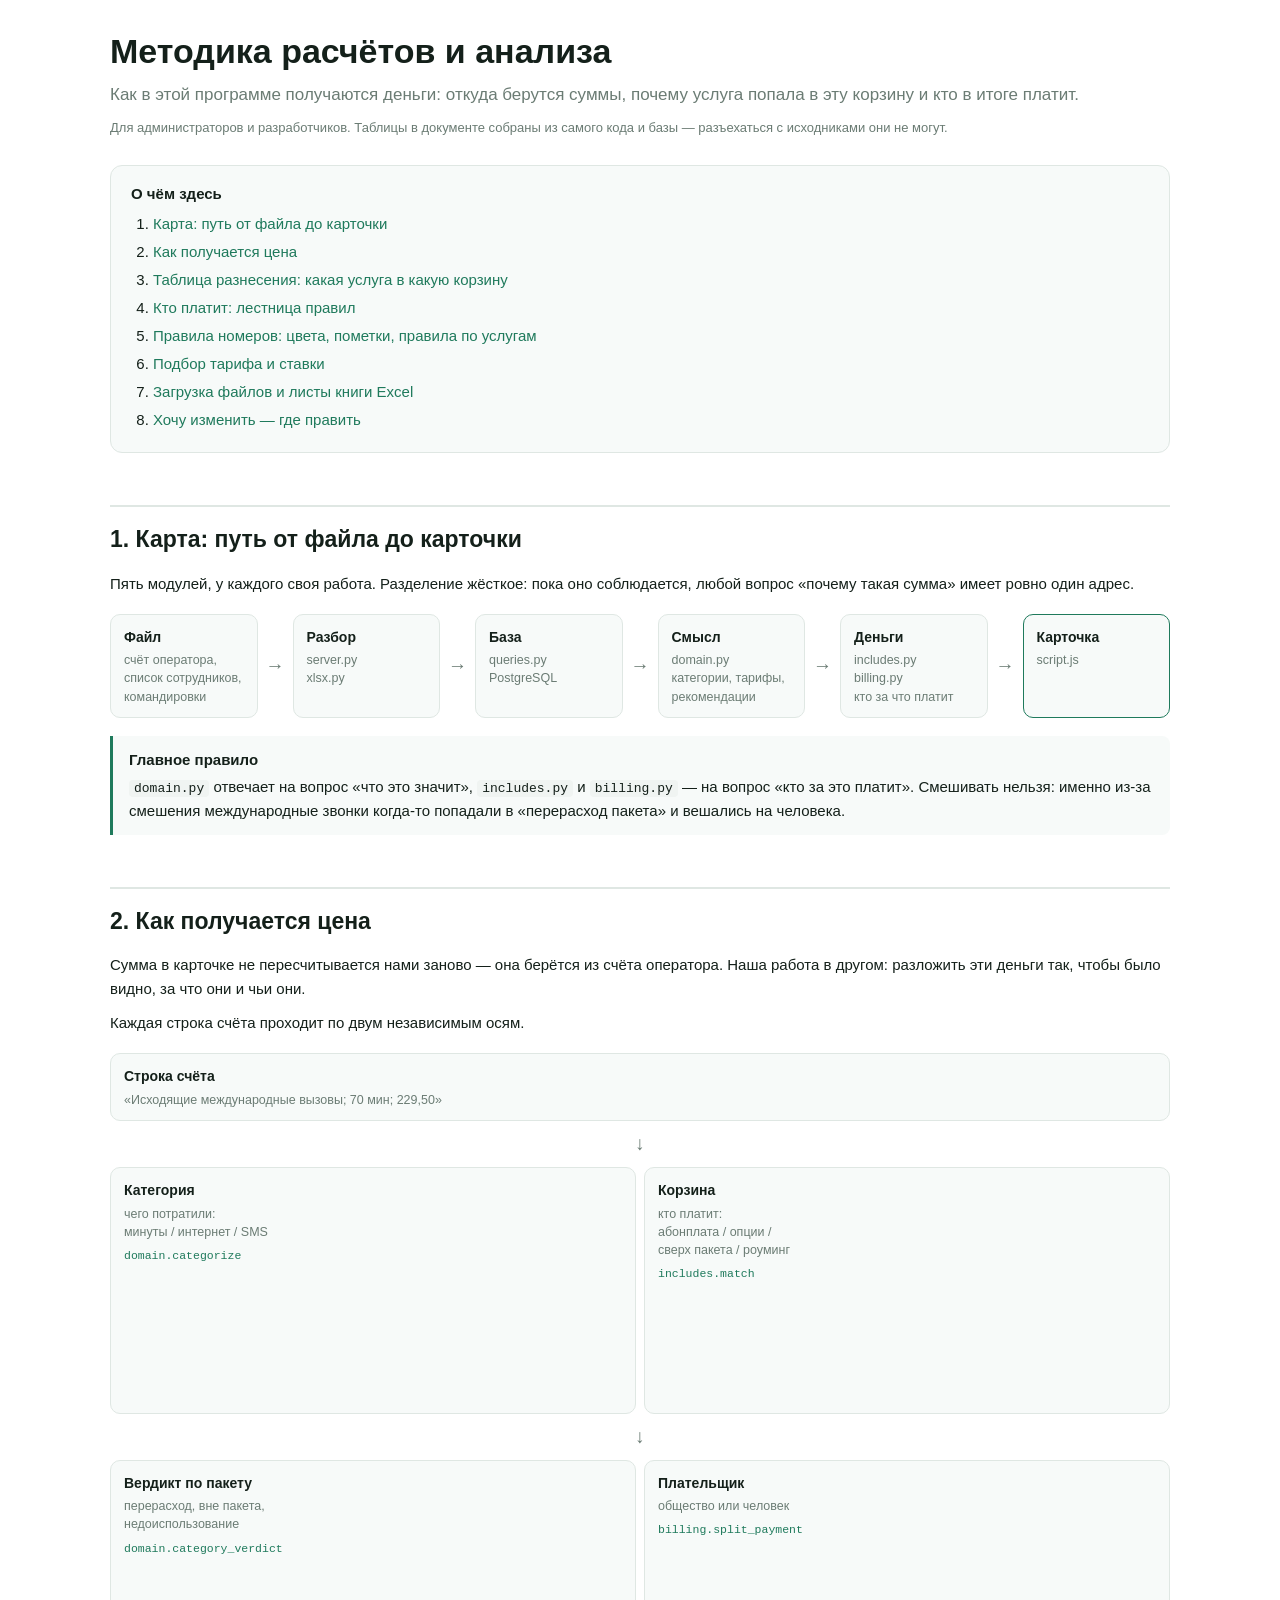
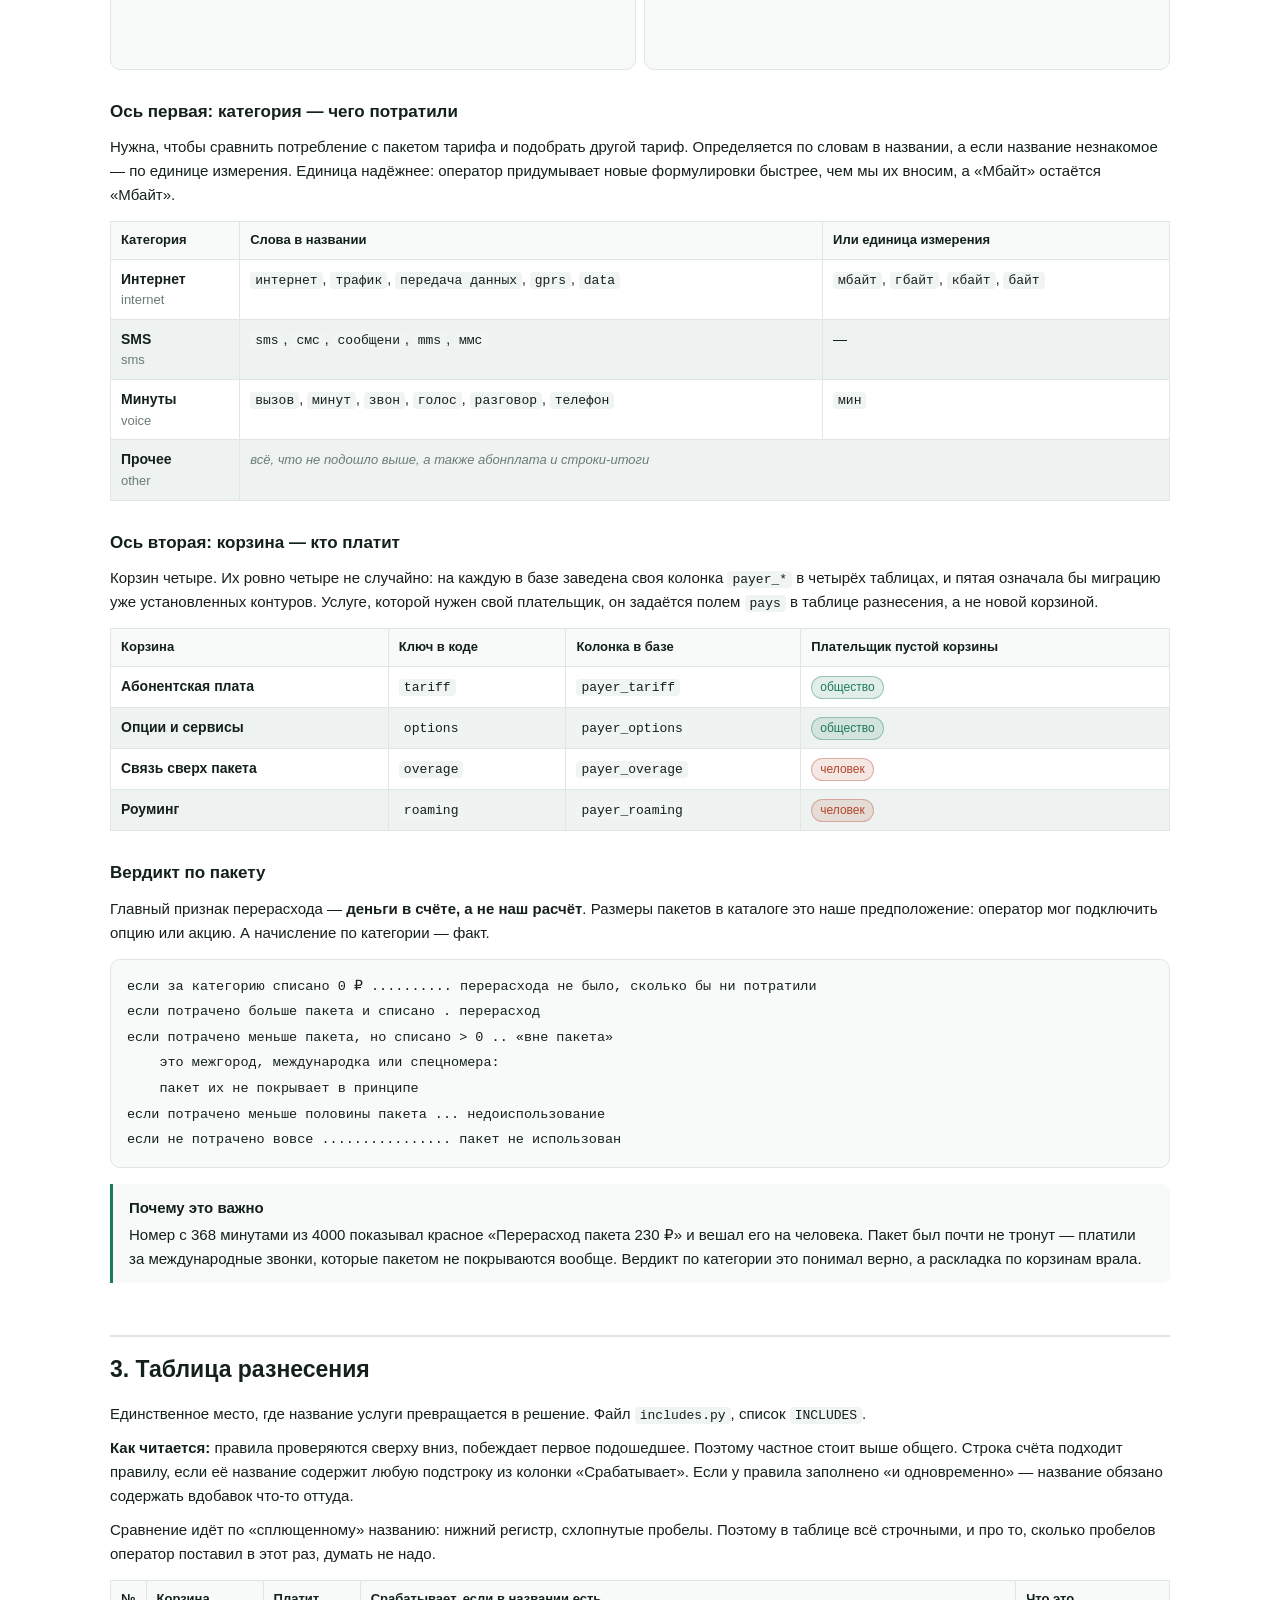
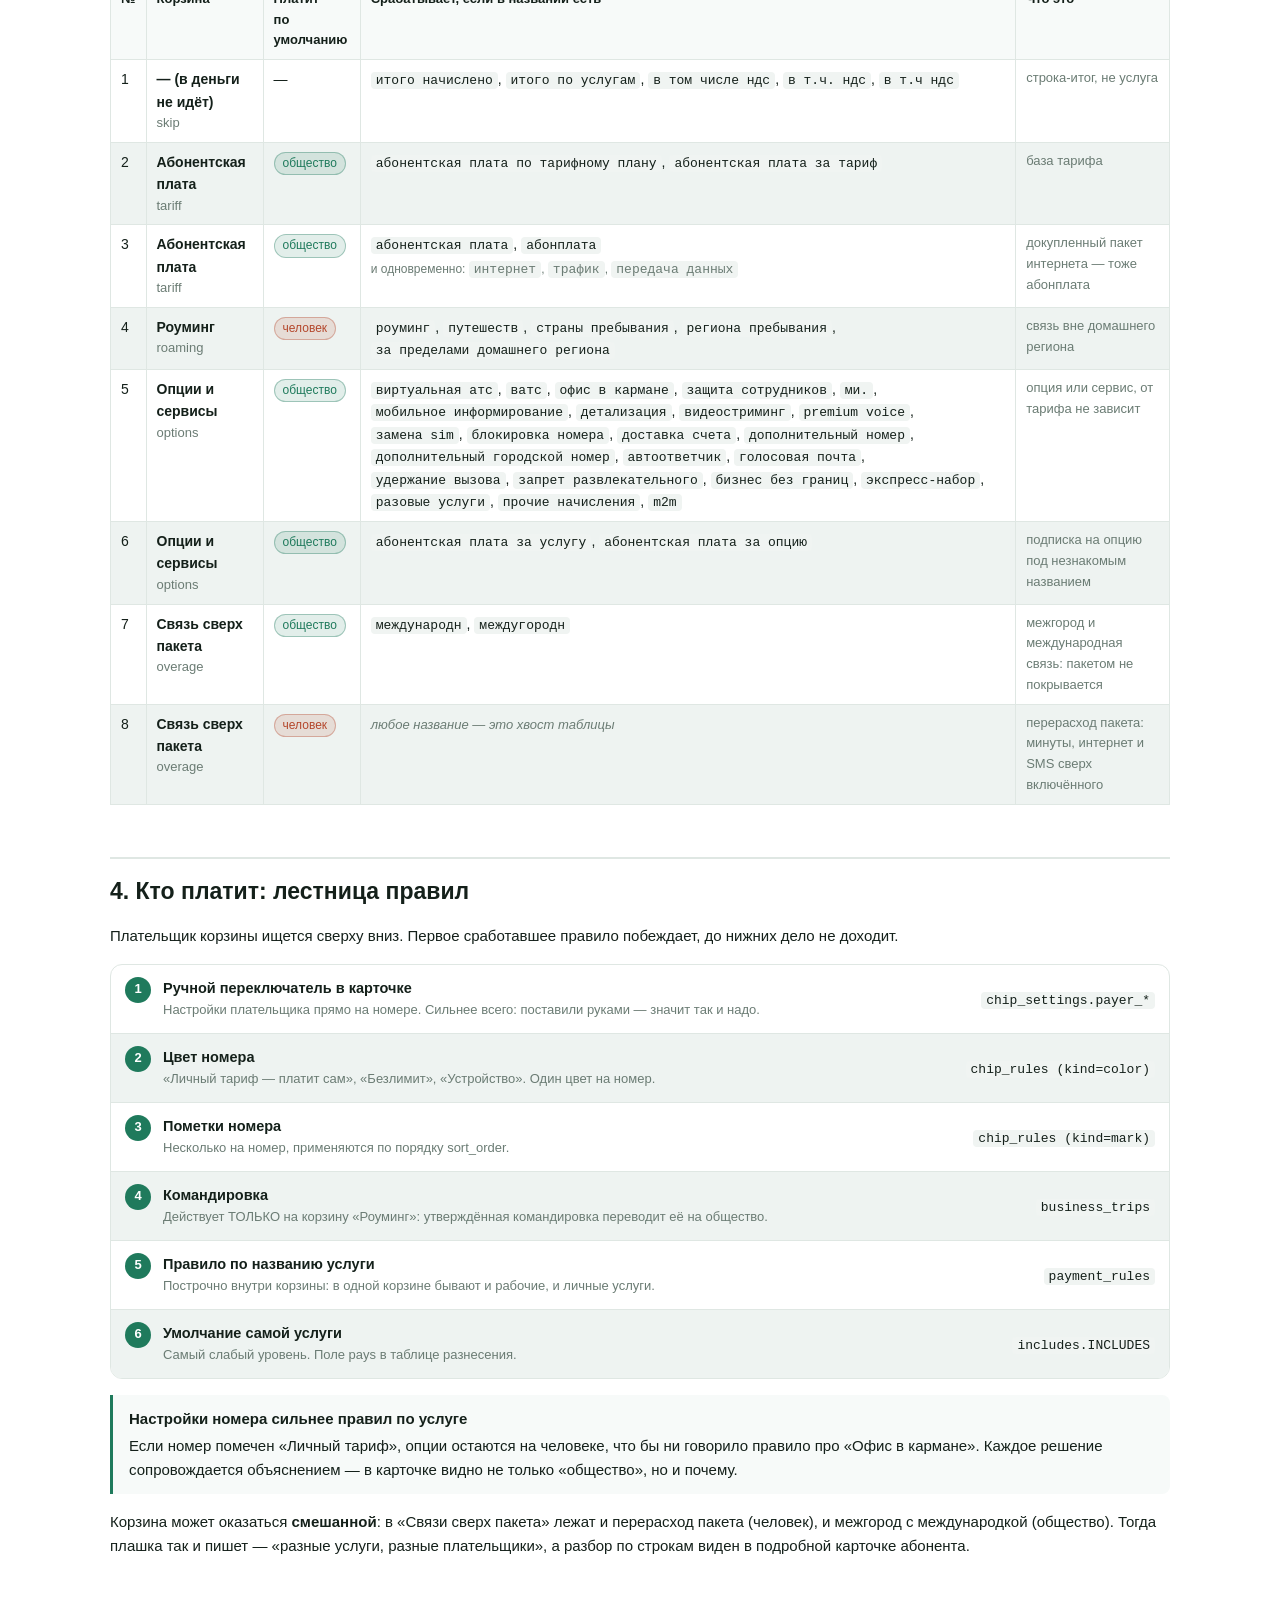
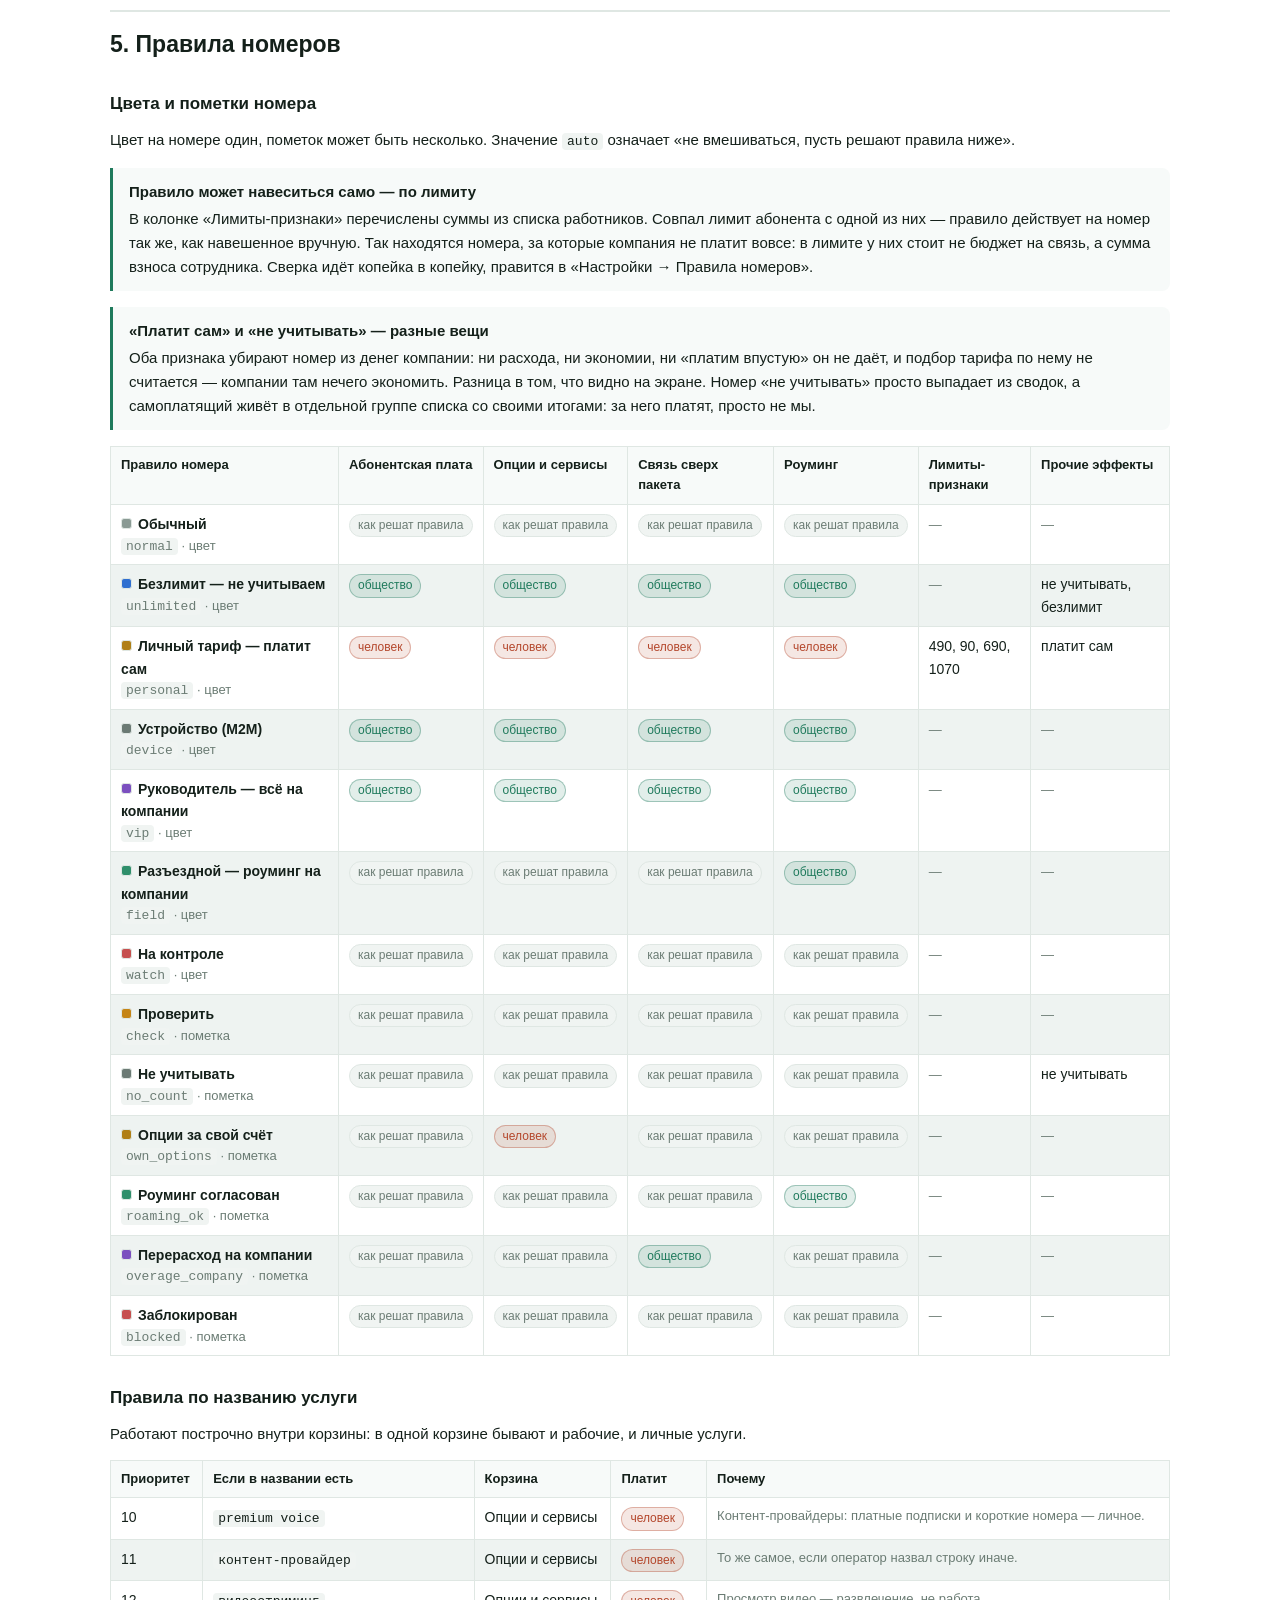
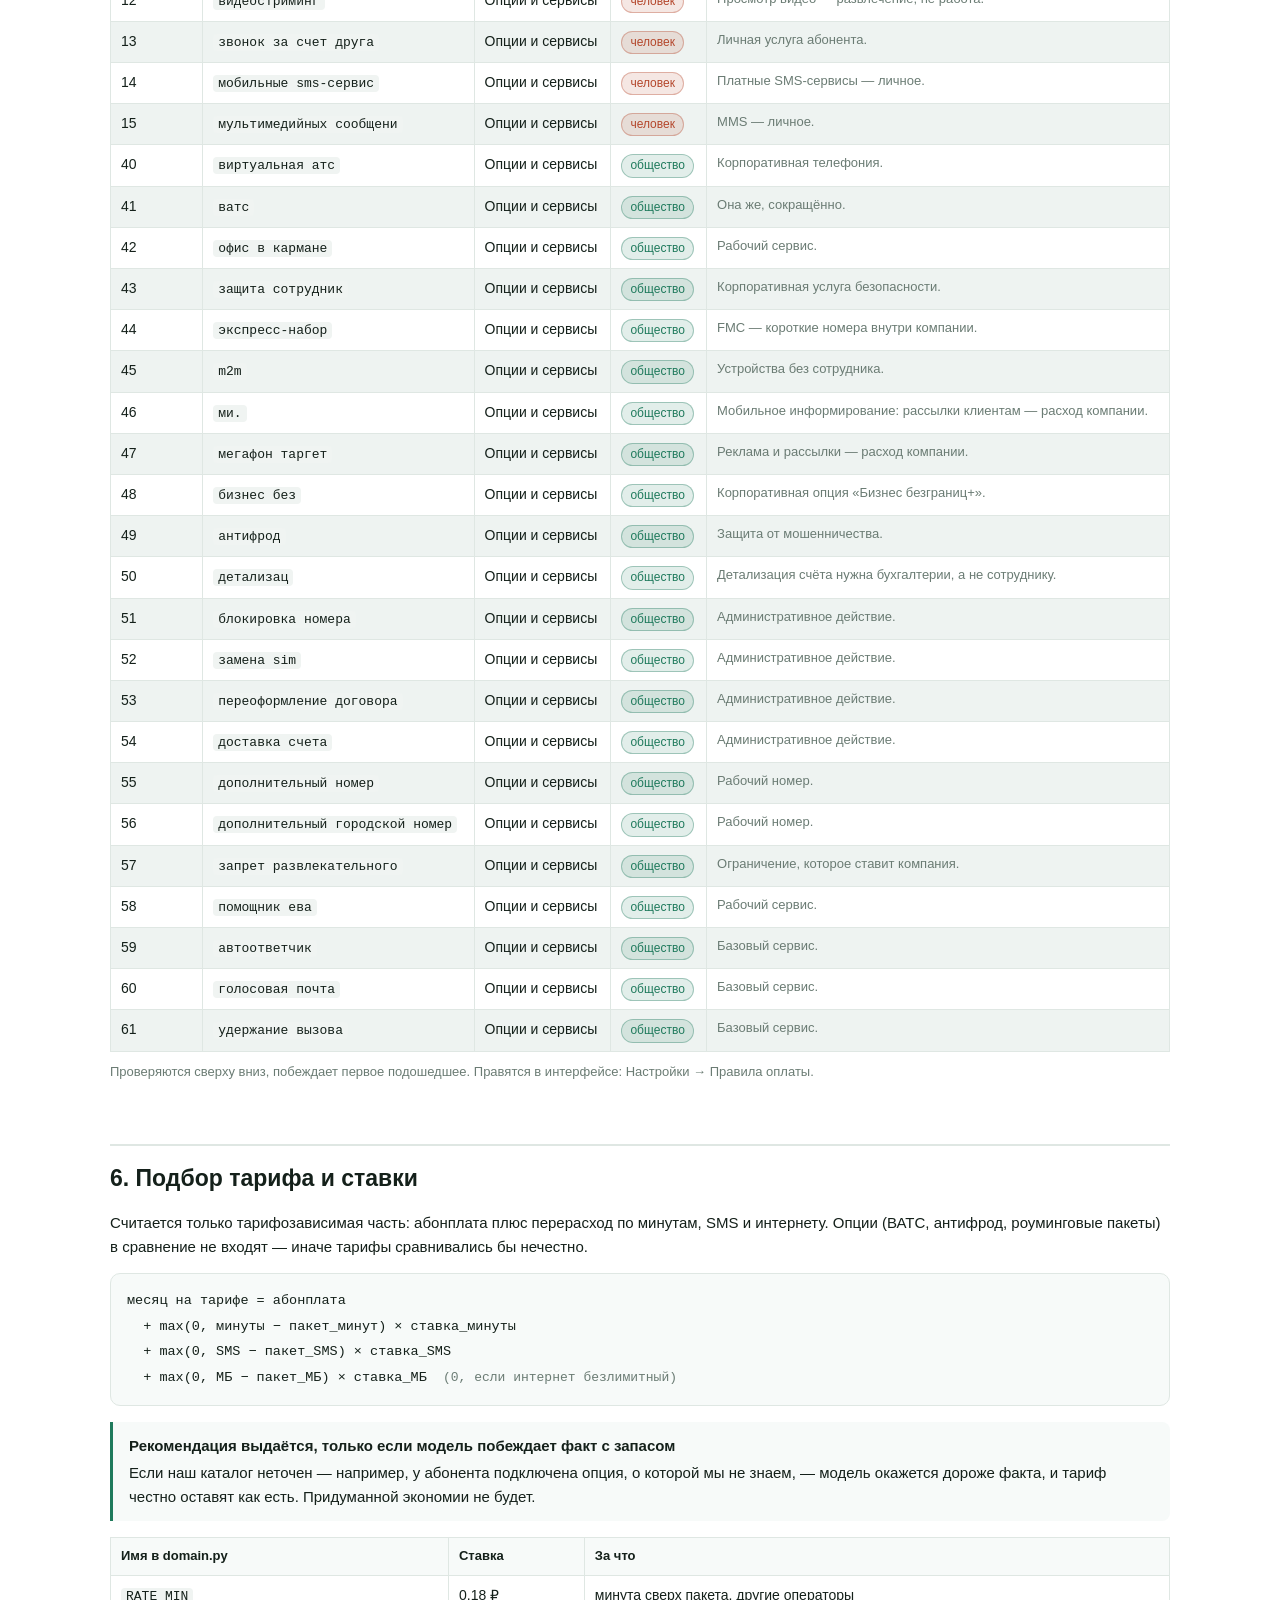
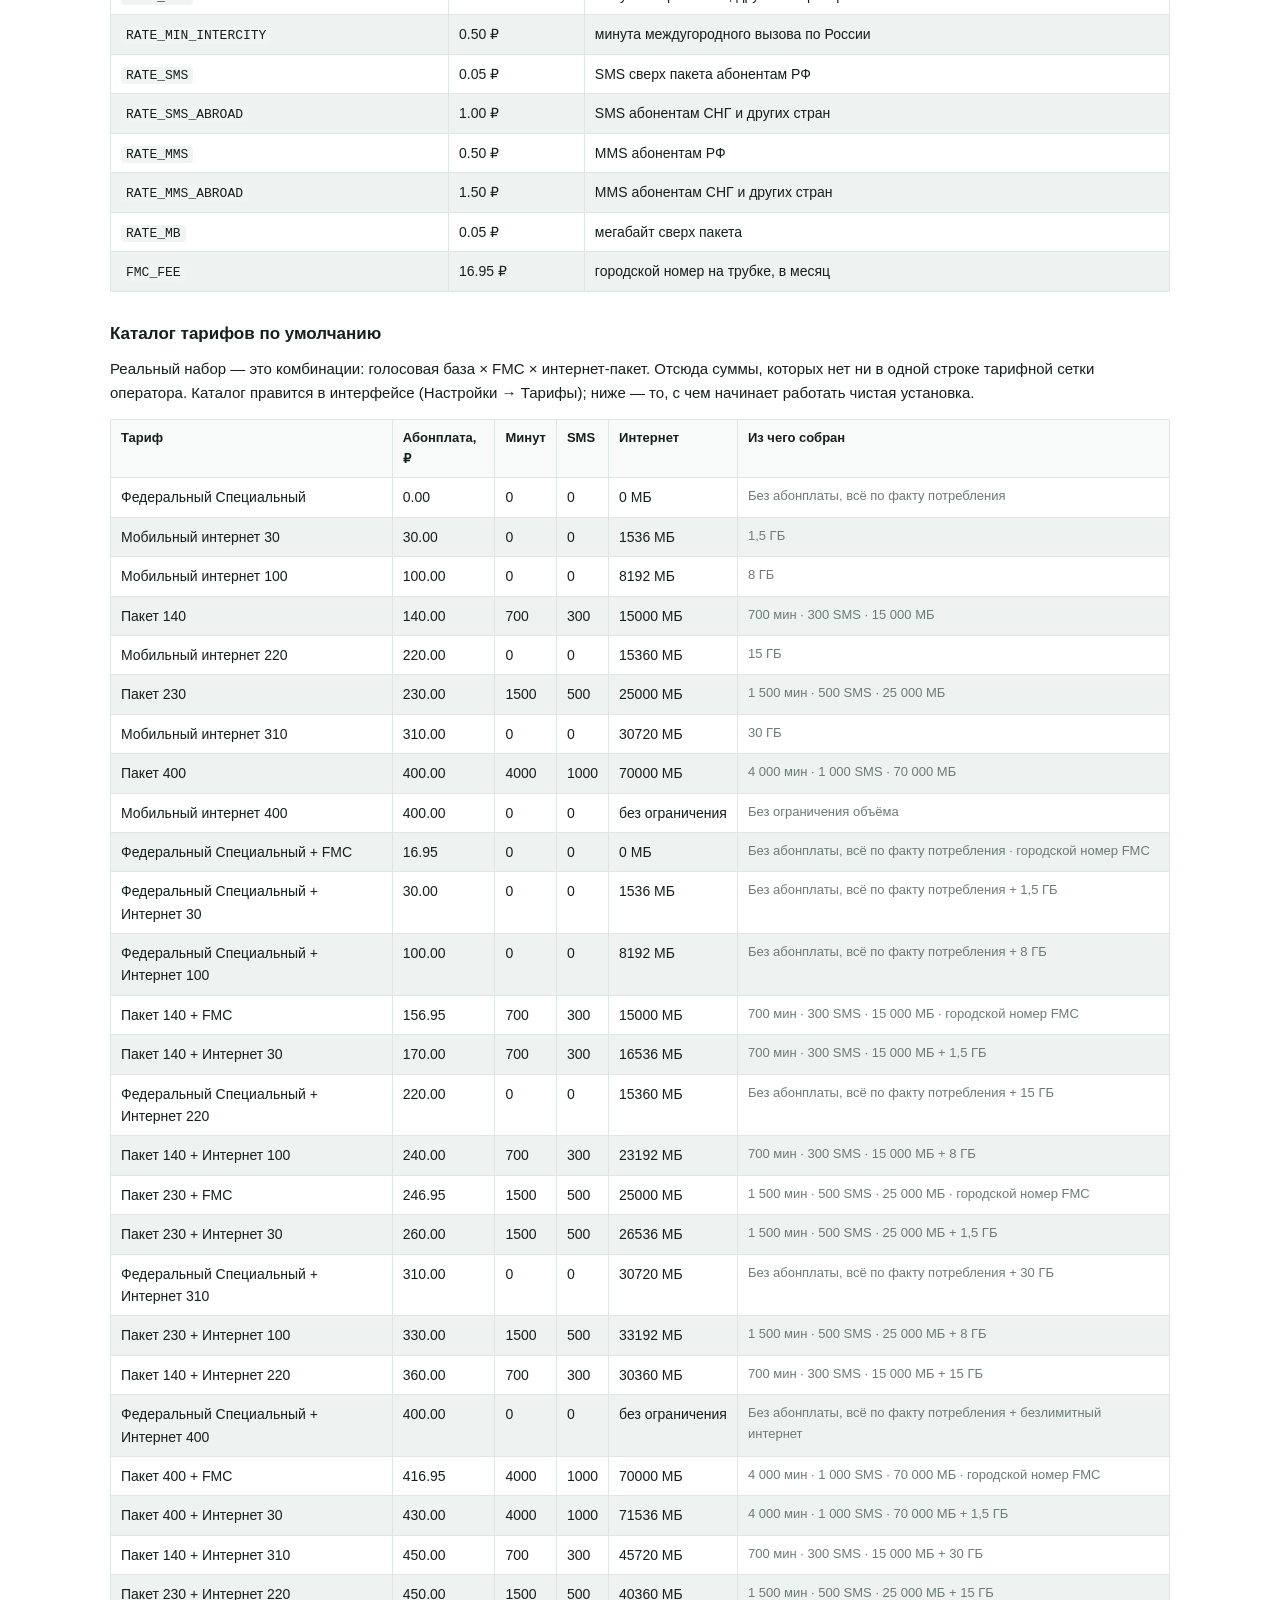
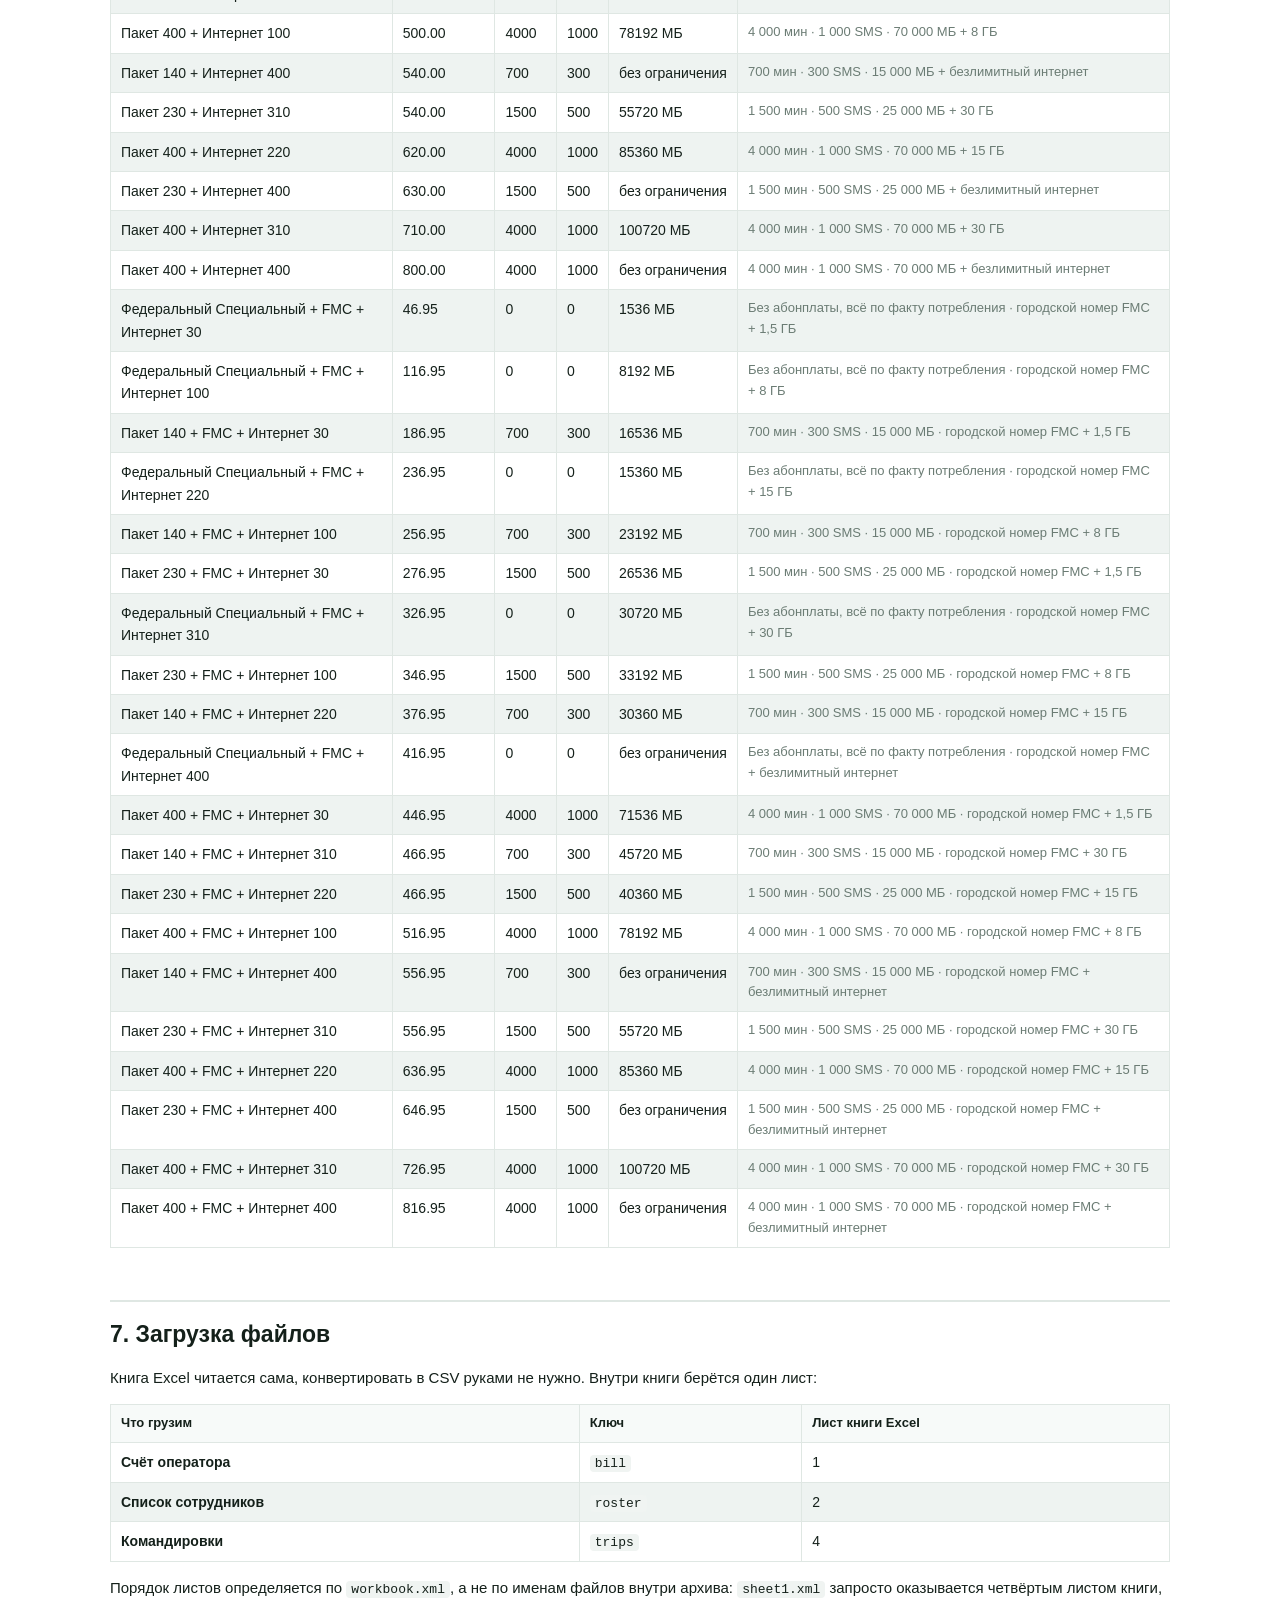
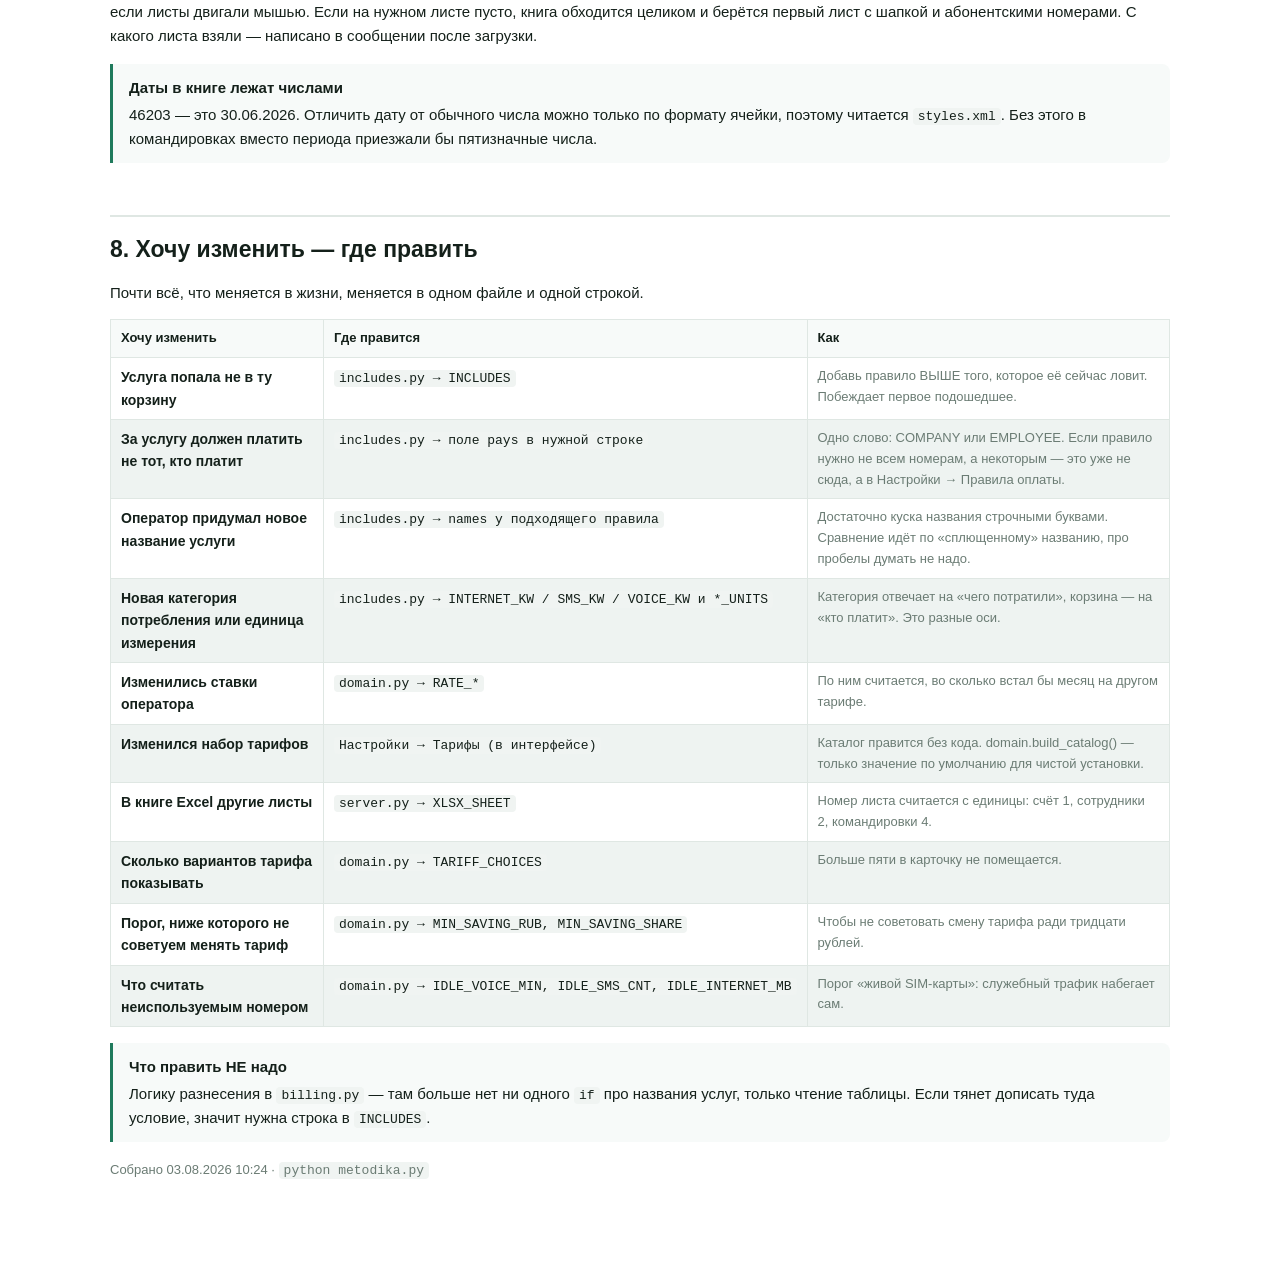
<file: metodika.html>
<!doctype html>
<html lang="ru"><head>
<meta charset="utf-8">
<meta name="viewport" content="width=device-width, initial-scale=1">
<title>Методика расчётов и анализа</title>
<style>
:root{
  --bg:#ffffff; --fg:#14201a; --muted:#6b7c74; --line:#dfe7e3; --line2:#eef3f1;
  --card:#f7faf9; --accent:#1f7a5c; --ok:#1f7a5c; --warn:#b4472c; --code:#f0f4f2;
}
:root[data-theme="dark"], html[data-theme="dark"]{
  --bg:#111714; --fg:#e6eeea; --muted:#93a49c; --line:#26332d; --line2:#1b241f;
  --card:#161e1a; --accent:#4fd1a5; --ok:#4fd1a5; --warn:#ff9878; --code:#1b241f;
}
@media (prefers-color-scheme: dark){
  :root:not([data-theme="light"]){
    --bg:#111714; --fg:#e6eeea; --muted:#93a49c; --line:#26332d; --line2:#1b241f;
    --card:#161e1a; --accent:#4fd1a5; --ok:#4fd1a5; --warn:#ff9878; --code:#1b241f;
  }
}
*{box-sizing:border-box}
body{margin:0;background:var(--bg);color:var(--fg);
  font:15px/1.6 -apple-system,BlinkMacSystemFont,"Segoe UI",Roboto,Arial,sans-serif;}
.wrap{max-width:1100px;margin:0 auto;padding:32px 20px 80px}
h1{font-size:34px;line-height:1.15;margin:0 0 6px}
h2{font-size:23px;margin:52px 0 14px;padding-top:14px;border-top:2px solid var(--line)}
h3{font-size:17px;margin:28px 0 10px}
p{margin:10px 0}
code{background:var(--code);padding:1px 5px;border-radius:4px;
  font:13px/1.5 ui-monospace,SFMono-Regular,Consolas,monospace;white-space:nowrap}
.lead{font-size:17px;color:var(--muted);margin-bottom:4px}
.stamp{color:var(--muted);font-size:13px;margin-top:18px}
.muted{color:var(--muted);font-size:13px}
em.muted{font-style:italic}

/* ── оглавление ─────────────────────────────────────────────────────────── */
.toc{background:var(--card);border:1px solid var(--line);border-radius:12px;
  padding:16px 20px;margin:26px 0}
.toc ol{margin:6px 0 0;padding-left:22px}
.toc li{margin:4px 0}
.toc a{color:var(--accent);text-decoration:none}
.toc a:hover{text-decoration:underline}

/* ── таблицы ────────────────────────────────────────────────────────────── */
.scroll{overflow-x:auto;-webkit-overflow-scrolling:touch;margin:14px 0}
table.grid{border-collapse:collapse;width:100%;min-width:640px;font-size:14px}
table.grid th,table.grid td{border:1px solid var(--line);padding:8px 10px;
  text-align:left;vertical-align:top}
table.grid th{background:var(--card);font-weight:600;font-size:13px}
table.grid tbody tr:nth-child(even){background:var(--line2)}
td.num,th.num{text-align:right;white-space:nowrap}
td.why{color:var(--muted);font-size:13px}
.also{margin-top:4px;color:var(--muted);font-size:12px}
.swatch{display:inline-block;width:11px;height:11px;border-radius:3px;
  margin-right:6px;border:1px solid var(--line);vertical-align:baseline}

.pill{display:inline-block;padding:1px 8px;border-radius:20px;font-size:12px;
  white-space:nowrap;border:1px solid transparent}
.pill-ok{background:rgba(31,122,92,.13);color:var(--ok);border-color:rgba(31,122,92,.35)}
.pill-warn{background:rgba(180,71,44,.13);color:var(--warn);border-color:rgba(180,71,44,.35)}
.pill-muted{background:var(--code);color:var(--muted);border-color:var(--line)}

/* ── схемы ──────────────────────────────────────────────────────────────── */
.flow{display:flex;align-items:stretch;gap:8px;flex-wrap:wrap;margin:18px 0}
.flow .step{flex:1 1 140px;min-width:130px;background:var(--card);
  border:1px solid var(--line);border-radius:10px;padding:11px 13px}
.flow .step b{display:block;font-size:14px;margin-bottom:3px}
.flow .step span{display:block;color:var(--muted);font-size:12.5px;line-height:1.45}
.flow .step em{display:block;margin-top:6px;font-style:normal;font-size:11.5px;
  color:var(--accent);font-family:ui-monospace,Consolas,monospace}
.flow .step.accent{border-color:var(--accent)}
.flow .arrow{align-self:center;color:var(--muted);font-size:19px;flex:0 0 auto}
.flow-v{flex-direction:column;align-items:stretch}
.flow-v .arrow{align-self:center}
.flow .step.wide{flex:1 1 100%}
.split{display:flex;gap:8px;flex-wrap:wrap}
.split .step{flex:1 1 220px}

.ladder{margin:16px 0;border:1px solid var(--line);border-radius:12px;overflow:hidden}
.rung{display:flex;gap:12px;align-items:flex-start;padding:12px 14px;
  border-bottom:1px solid var(--line)}
.rung:last-child{border-bottom:0}
.rung:nth-child(even){background:var(--line2)}
.rung-n{flex:0 0 26px;height:26px;border-radius:50%;background:var(--accent);
  color:#fff;display:flex;align-items:center;justify-content:center;
  font-size:13px;font-weight:700}
.rung-body{flex:1 1 auto;min-width:200px}
.rung-body b{display:block;font-size:14.5px}
.rung-body span{display:block;color:var(--muted);font-size:13px}
.rung-src{flex:0 0 auto;align-self:center}

.note{background:var(--card);border-left:3px solid var(--accent);
  border-radius:0 8px 8px 0;padding:12px 16px;margin:16px 0}
.note b{display:block;margin-bottom:3px}
.warn-box{background:rgba(180,71,44,.10);border-left:3px solid var(--warn);
  border-radius:0 8px 8px 0;padding:12px 16px;margin:16px 0;font-size:14px}
.formula{background:var(--card);border:1px solid var(--line);border-radius:10px;
  padding:14px 16px;margin:14px 0;font:13.5px/1.9 ui-monospace,Consolas,monospace;
  overflow-x:auto}
</style>
</head><body>
<div class="wrap">
<h1>Методика расчётов и анализа</h1>
<p class="lead">Как в этой программе получаются деньги: откуда берутся суммы,
почему услуга попала в эту корзину и кто в итоге платит.</p>
<p class="muted">Для администраторов и разработчиков. Таблицы в документе
собраны из самого кода и базы — разъехаться с исходниками они не могут.</p>

<div class="toc">
  <b>О чём здесь</b>
  <ol>
    <li><a href="#map">Карта: путь от файла до карточки</a></li>
    <li><a href="#price">Как получается цена</a></li>
    <li><a href="#includes">Таблица разнесения: какая услуга в какую корзину</a></li>
    <li><a href="#who">Кто платит: лестница правил</a></li>
    <li><a href="#chips">Правила номеров: цвета, пометки, правила по услугам</a></li>
    <li><a href="#tariffs">Подбор тарифа и ставки</a></li>
    <li><a href="#files">Загрузка файлов и листы книги Excel</a></li>
    <li><a href="#edit">Хочу изменить — где править</a></li>
  </ol>
</div>

<h2 id="map">1. Карта: путь от файла до карточки</h2>
<p>Пять модулей, у каждого своя работа. Разделение жёсткое: пока оно
соблюдается, любой вопрос «почему такая сумма» имеет ровно один адрес.</p>

<div class="flow">
  <div class="step"><b>Файл</b><span>счёт оператора,<br>список сотрудников,<br>командировки</span></div>
  <div class="arrow">→</div>
  <div class="step"><b>Разбор</b><span>server.py<br>xlsx.py</span></div>
  <div class="arrow">→</div>
  <div class="step"><b>База</b><span>queries.py<br>PostgreSQL</span></div>
  <div class="arrow">→</div>
  <div class="step"><b>Смысл</b><span>domain.py<br>категории, тарифы,<br>рекомендации</span></div>
  <div class="arrow">→</div>
  <div class="step"><b>Деньги</b><span>includes.py<br>billing.py<br>кто за что платит</span></div>
  <div class="arrow">→</div>
  <div class="step accent"><b>Карточка</b><span>script.js</span></div>
</div>
<div class="note">
  <b>Главное правило</b>
  <code>domain.py</code> отвечает на вопрос «что это значит»,
  <code>includes.py</code> и <code>billing.py</code> — на вопрос «кто за это платит».
  Смешивать нельзя: именно из-за смешения международные звонки когда-то
  попадали в «перерасход пакета» и вешались на человека.
</div>

<h2 id="price">2. Как получается цена</h2>
<p>Сумма в карточке не пересчитывается нами заново — она берётся из счёта
оператора. Наша работа в другом: разложить эти деньги так, чтобы было видно,
за что они и чьи они.</p>
<p>Каждая строка счёта проходит по двум независимым осям.</p>

<div class="flow flow-v">
  <div class="step wide"><b>Строка счёта</b>
    <span>«Исходящие международные вызовы; 70 мин; 229,50»</span></div>
  <div class="arrow">↓</div>
  <div class="split">
    <div class="step"><b>Категория</b>
      <span>чего потратили:<br>минуты / интернет / SMS</span>
      <em>domain.categorize</em></div>
    <div class="step"><b>Корзина</b>
      <span>кто платит:<br>абонплата / опции /<br>сверх пакета / роуминг</span>
      <em>includes.match</em></div>
  </div>
  <div class="arrow">↓</div>
  <div class="split">
    <div class="step"><b>Вердикт по пакету</b>
      <span>перерасход, вне пакета,<br>недоиспользование</span>
      <em>domain.category_verdict</em></div>
    <div class="step"><b>Плательщик</b>
      <span>общество или человек</span>
      <em>billing.split_payment</em></div>
  </div>
</div>

<h3>Ось первая: категория — чего потратили</h3>
<p>Нужна, чтобы сравнить потребление с пакетом тарифа и подобрать другой
тариф. Определяется по словам в названии, а если название незнакомое — по
единице измерения. Единица надёжнее: оператор придумывает новые формулировки
быстрее, чем мы их вносим, а «Мбайт» остаётся «Мбайт».</p>
<div class="scroll">
    <table class="grid">
      <thead><tr><th>Категория</th><th>Слова в названии</th>
        <th>Или единица измерения</th></tr></thead>
      <tbody><tr><td><b>Интернет</b><div class="muted">internet</div></td><td><code>интернет</code>, <code>трафик</code>, <code>передача данных</code>, <code>gprs</code>, <code>data</code></td><td><code>мбайт</code>, <code>гбайт</code>, <code>кбайт</code>, <code>байт</code></td></tr><tr><td><b>SMS</b><div class="muted">sms</div></td><td><code>sms</code>, <code>смс</code>, <code>сообщени</code>, <code>mms</code>, <code>ммс</code></td><td>—</td></tr><tr><td><b>Минуты</b><div class="muted">voice</div></td><td><code>вызов</code>, <code>минут</code>, <code>звон</code>, <code>голос</code>, <code>разговор</code>, <code>телефон</code></td><td><code>мин</code></td></tr><tr><td><b>Прочее</b><div class="muted">other</div></td><td colspan="2"><em class="muted">всё, что не подошло выше, а также абонплата и строки-итоги</em></td></tr></tbody>
    </table></div>

<h3>Ось вторая: корзина — кто платит</h3>
<p>Корзин четыре. Их ровно четыре не случайно: на каждую в базе заведена своя
колонка <code>payer_*</code> в четырёх таблицах, и пятая означала бы миграцию
уже установленных контуров. Услуге, которой нужен свой плательщик, он
задаётся полем <code>pays</code> в таблице разнесения, а не новой корзиной.</p>
<div class="scroll">
    <table class="grid">
      <thead><tr><th>Корзина</th><th>Ключ в коде</th>
        <th>Колонка в базе</th><th>Плательщик пустой корзины</th></tr></thead>
      <tbody><tr><td><b>Абонентская плата</b></td><td><code>tariff</code></td><td><code>payer_tariff</code></td><td><span class="pill pill-ok">общество</span></td></tr><tr><td><b>Опции и сервисы</b></td><td><code>options</code></td><td><code>payer_options</code></td><td><span class="pill pill-ok">общество</span></td></tr><tr><td><b>Связь сверх пакета</b></td><td><code>overage</code></td><td><code>payer_overage</code></td><td><span class="pill pill-warn">человек</span></td></tr><tr><td><b>Роуминг</b></td><td><code>roaming</code></td><td><code>payer_roaming</code></td><td><span class="pill pill-warn">человек</span></td></tr></tbody>
    </table></div>

<h3>Вердикт по пакету</h3>
<p>Главный признак перерасхода — <b>деньги в счёте, а не наш расчёт</b>.
Размеры пакетов в каталоге это наше предположение: оператор мог подключить
опцию или акцию. А начисление по категории — факт.</p>
<div class="formula">
если за категорию списано 0 ₽ .......... перерасхода не было, сколько бы ни потратили<br>
если потрачено больше пакета и списано . перерасход<br>
если потрачено меньше пакета, но списано &gt; 0 .. «вне пакета»<br>
&nbsp;&nbsp;&nbsp;&nbsp;это межгород, международка или спецномера:<br>
&nbsp;&nbsp;&nbsp;&nbsp;пакет их не покрывает в принципе<br>
если потрачено меньше половины пакета ... недоиспользование<br>
если не потрачено вовсе ................ пакет не использован
</div>
<div class="note">
  <b>Почему это важно</b>
  Номер с 368 минутами из 4000 показывал красное «Перерасход пакета 230 ₽»
  и вешал его на человека. Пакет был почти не тронут — платили за
  международные звонки, которые пакетом не покрываются вообще. Вердикт по
  категории это понимал верно, а раскладка по корзинам врала.
</div>

<h2 id="includes">3. Таблица разнесения</h2>
<p>Единственное место, где название услуги превращается в решение.
Файл <code>includes.py</code>, список <code>INCLUDES</code>.</p>
<p><b>Как читается:</b> правила проверяются сверху вниз, побеждает первое
подошедшее. Поэтому частное стоит выше общего. Строка счёта подходит правилу,
если её название содержит любую подстроку из колонки «Срабатывает».
Если у правила заполнено «и одновременно» — название обязано содержать
вдобавок что-то оттуда.</p>
<p>Сравнение идёт по «сплющенному» названию: нижний регистр, схлопнутые
пробелы. Поэтому в таблице всё строчными, и про то, сколько пробелов оператор
поставил в этот раз, думать не надо.</p>
<div class="scroll">
    <table class="grid">
      <thead><tr>
        <th>№</th><th>Корзина</th><th>Платит<br>по умолчанию</th>
        <th>Срабатывает, если в названии есть</th><th>Что это</th>
      </tr></thead>
      <tbody><tr><td class="num">1</td><td><b>— (в деньги не идёт)</b><div class="muted">skip</div></td><td>—</td><td><code>итого начислено</code>, <code>итого по услугам</code>, <code>в том числе ндс</code>, <code>в т.ч. ндс</code>, <code>в т.ч ндс</code></td><td class="why">строка-итог, не услуга</td></tr><tr><td class="num">2</td><td><b>Абонентская плата</b><div class="muted">tariff</div></td><td><span class="pill pill-ok">общество</span></td><td><code>абонентская плата по тарифному плану</code>, <code>абонентская плата за тариф</code></td><td class="why">база тарифа</td></tr><tr><td class="num">3</td><td><b>Абонентская плата</b><div class="muted">tariff</div></td><td><span class="pill pill-ok">общество</span></td><td><code>абонентская плата</code>, <code>абонплата</code><div class="also">и одновременно: <code>интернет</code>, <code>трафик</code>, <code>передача данных</code></div></td><td class="why">докупленный пакет интернета — тоже абонплата</td></tr><tr><td class="num">4</td><td><b>Роуминг</b><div class="muted">roaming</div></td><td><span class="pill pill-warn">человек</span></td><td><code>роуминг</code>, <code>путешеств</code>, <code>страны пребывания</code>, <code>региона пребывания</code>, <code>за пределами домашнего региона</code></td><td class="why">связь вне домашнего региона</td></tr><tr><td class="num">5</td><td><b>Опции и сервисы</b><div class="muted">options</div></td><td><span class="pill pill-ok">общество</span></td><td><code>виртуальная атс</code>, <code>ватс</code>, <code>офис в кармане</code>, <code>защита сотрудников</code>, <code>ми.</code>, <code>мобильное информирование</code>, <code>детализация</code>, <code>видеостриминг</code>, <code>premium voice</code>, <code>замена sim</code>, <code>блокировка номера</code>, <code>доставка счета</code>, <code>дополнительный номер</code>, <code>дополнительный городской номер</code>, <code>автоответчик</code>, <code>голосовая почта</code>, <code>удержание вызова</code>, <code>запрет развлекательного</code>, <code>бизнес без границ</code>, <code>экспресс-набор</code>, <code>разовые услуги</code>, <code>прочие начисления</code>, <code>m2m</code></td><td class="why">опция или сервис, от тарифа не зависит</td></tr><tr><td class="num">6</td><td><b>Опции и сервисы</b><div class="muted">options</div></td><td><span class="pill pill-ok">общество</span></td><td><code>абонентская плата за услугу</code>, <code>абонентская плата за опцию</code></td><td class="why">подписка на опцию под незнакомым названием</td></tr><tr><td class="num">7</td><td><b>Связь сверх пакета</b><div class="muted">overage</div></td><td><span class="pill pill-ok">общество</span></td><td><code>международн</code>, <code>междугородн</code></td><td class="why">межгород и международная связь: пакетом не покрывается</td></tr><tr><td class="num">8</td><td><b>Связь сверх пакета</b><div class="muted">overage</div></td><td><span class="pill pill-warn">человек</span></td><td><em class="muted">любое название — это хвост таблицы</em></td><td class="why">перерасход пакета: минуты, интернет и SMS сверх включённого</td></tr></tbody>
    </table></div>

<h2 id="who">4. Кто платит: лестница правил</h2>
<p>Плательщик корзины ищется сверху вниз. Первое сработавшее правило
побеждает, до нижних дело не доходит.</p>
<div class="ladder"><div class="rung"><div class="rung-n">1</div><div class="rung-body"><b>Ручной переключатель в карточке</b><span>Настройки плательщика прямо на номере. Сильнее всего: поставили руками — значит так и надо.</span></div><div class="rung-src"><code>chip_settings.payer_*</code></div></div><div class="rung"><div class="rung-n">2</div><div class="rung-body"><b>Цвет номера</b><span>«Личный тариф — платит сам», «Безлимит», «Устройство». Один цвет на номер.</span></div><div class="rung-src"><code>chip_rules (kind=color)</code></div></div><div class="rung"><div class="rung-n">3</div><div class="rung-body"><b>Пометки номера</b><span>Несколько на номер, применяются по порядку sort_order.</span></div><div class="rung-src"><code>chip_rules (kind=mark)</code></div></div><div class="rung"><div class="rung-n">4</div><div class="rung-body"><b>Командировка</b><span>Действует ТОЛЬКО на корзину «Роуминг»: утверждённая командировка переводит её на общество.</span></div><div class="rung-src"><code>business_trips</code></div></div><div class="rung"><div class="rung-n">5</div><div class="rung-body"><b>Правило по названию услуги</b><span>Построчно внутри корзины: в одной корзине бывают и рабочие, и личные услуги.</span></div><div class="rung-src"><code>payment_rules</code></div></div><div class="rung"><div class="rung-n">6</div><div class="rung-body"><b>Умолчание самой услуги</b><span>Самый слабый уровень. Поле pays в таблице разнесения.</span></div><div class="rung-src"><code>includes.INCLUDES</code></div></div></div>
<div class="note">
  <b>Настройки номера сильнее правил по услуге</b>
  Если номер помечен «Личный тариф», опции остаются на человеке, что бы ни
  говорило правило про «Офис в кармане». Каждое решение сопровождается
  объяснением — в карточке видно не только «общество», но и почему.
</div>
<p>Корзина может оказаться <b>смешанной</b>: в «Связи сверх пакета» лежат и
перерасход пакета (человек), и межгород с международкой (общество). Тогда
плашка так и пишет — «разные услуги, разные плательщики», а разбор по строкам
виден в подробной карточке абонента.</p>

<h2 id="chips">5. Правила номеров</h2>
<h3>Цвета и пометки номера</h3>
<p>Цвет на номере один, пометок может быть несколько. Значение
<code>auto</code> означает «не вмешиваться, пусть решают правила ниже».</p>
<div class="note">
  <b>Правило может навеситься само — по лимиту</b>
  В колонке «Лимиты-признаки» перечислены суммы из списка работников. Совпал
  лимит абонента с одной из них — правило действует на номер так же, как
  навешенное вручную. Так находятся номера, за которые компания не платит
  вовсе: в лимите у них стоит не бюджет на связь, а сумма взноса сотрудника.
  Сверка идёт копейка в копейку, правится в «Настройки → Правила номеров».
</div>
<div class="note">
  <b>«Платит сам» и «не учитывать» — разные вещи</b>
  Оба признака убирают номер из денег компании: ни расхода, ни экономии, ни
  «платим впустую» он не даёт, и подбор тарифа по нему не считается — компании
  там нечего экономить. Разница в том, что видно на экране. Номер «не
  учитывать» просто выпадает из сводок, а самоплатящий живёт в отдельной
  группе списка со своими итогами: за него платят, просто не мы.
</div>
<div class="scroll">
    <table class="grid">
      <thead><tr><th>Правило номера</th><th>Абонентская плата</th><th>Опции и сервисы</th><th>Связь сверх пакета</th><th>Роуминг</th>
        <th>Лимиты-признаки</th><th>Прочие эффекты</th></tr></thead>
      <tbody><tr><td><span class="swatch" style="background:#8a9a94"></span><b>Обычный</b><div class="muted"><code>normal</code> · цвет</div></td><td><span class="pill pill-muted">как решат правила</span></td><td><span class="pill pill-muted">как решат правила</span></td><td><span class="pill pill-muted">как решат правила</span></td><td><span class="pill pill-muted">как решат правила</span></td><td><span class=muted>—</span></td><td><span class=muted>—</span></td></tr><tr><td><span class="swatch" style="background:#2f6fd0"></span><b>Безлимит — не учитываем</b><div class="muted"><code>unlimited</code> · цвет</div></td><td><span class="pill pill-ok">общество</span></td><td><span class="pill pill-ok">общество</span></td><td><span class="pill pill-ok">общество</span></td><td><span class="pill pill-ok">общество</span></td><td><span class=muted>—</span></td><td>не учитывать, безлимит</td></tr><tr><td><span class="swatch" style="background:#b07f16"></span><b>Личный тариф — платит сам</b><div class="muted"><code>personal</code> · цвет</div></td><td><span class="pill pill-warn">человек</span></td><td><span class="pill pill-warn">человек</span></td><td><span class="pill pill-warn">человек</span></td><td><span class="pill pill-warn">человек</span></td><td>490, 90, 690, 1070</td><td>платит сам</td></tr><tr><td><span class="swatch" style="background:#6b7a74"></span><b>Устройство (M2M)</b><div class="muted"><code>device</code> · цвет</div></td><td><span class="pill pill-ok">общество</span></td><td><span class="pill pill-ok">общество</span></td><td><span class="pill pill-ok">общество</span></td><td><span class="pill pill-ok">общество</span></td><td><span class=muted>—</span></td><td><span class=muted>—</span></td></tr><tr><td><span class="swatch" style="background:#7b4fbf"></span><b>Руководитель — всё на компании</b><div class="muted"><code>vip</code> · цвет</div></td><td><span class="pill pill-ok">общество</span></td><td><span class="pill pill-ok">общество</span></td><td><span class="pill pill-ok">общество</span></td><td><span class="pill pill-ok">общество</span></td><td><span class=muted>—</span></td><td><span class=muted>—</span></td></tr><tr><td><span class="swatch" style="background:#2f8f6b"></span><b>Разъездной — роуминг на компании</b><div class="muted"><code>field</code> · цвет</div></td><td><span class="pill pill-muted">как решат правила</span></td><td><span class="pill pill-muted">как решат правила</span></td><td><span class="pill pill-muted">как решат правила</span></td><td><span class="pill pill-ok">общество</span></td><td><span class=muted>—</span></td><td><span class=muted>—</span></td></tr><tr><td><span class="swatch" style="background:#c6504f"></span><b>На контроле</b><div class="muted"><code>watch</code> · цвет</div></td><td><span class="pill pill-muted">как решат правила</span></td><td><span class="pill pill-muted">как решат правила</span></td><td><span class="pill pill-muted">как решат правила</span></td><td><span class="pill pill-muted">как решат правила</span></td><td><span class=muted>—</span></td><td><span class=muted>—</span></td></tr><tr><td><span class="swatch" style="background:#c58415"></span><b>Проверить</b><div class="muted"><code>check</code> · пометка</div></td><td><span class="pill pill-muted">как решат правила</span></td><td><span class="pill pill-muted">как решат правила</span></td><td><span class="pill pill-muted">как решат правила</span></td><td><span class="pill pill-muted">как решат правила</span></td><td><span class=muted>—</span></td><td><span class=muted>—</span></td></tr><tr><td><span class="swatch" style="background:#6b7a74"></span><b>Не учитывать</b><div class="muted"><code>no_count</code> · пометка</div></td><td><span class="pill pill-muted">как решат правила</span></td><td><span class="pill pill-muted">как решат правила</span></td><td><span class="pill pill-muted">как решат правила</span></td><td><span class="pill pill-muted">как решат правила</span></td><td><span class=muted>—</span></td><td>не учитывать</td></tr><tr><td><span class="swatch" style="background:#b07f16"></span><b>Опции за свой счёт</b><div class="muted"><code>own_options</code> · пометка</div></td><td><span class="pill pill-muted">как решат правила</span></td><td><span class="pill pill-warn">человек</span></td><td><span class="pill pill-muted">как решат правила</span></td><td><span class="pill pill-muted">как решат правила</span></td><td><span class=muted>—</span></td><td><span class=muted>—</span></td></tr><tr><td><span class="swatch" style="background:#2f8f6b"></span><b>Роуминг согласован</b><div class="muted"><code>roaming_ok</code> · пометка</div></td><td><span class="pill pill-muted">как решат правила</span></td><td><span class="pill pill-muted">как решат правила</span></td><td><span class="pill pill-muted">как решат правила</span></td><td><span class="pill pill-ok">общество</span></td><td><span class=muted>—</span></td><td><span class=muted>—</span></td></tr><tr><td><span class="swatch" style="background:#7b4fbf"></span><b>Перерасход на компании</b><div class="muted"><code>overage_company</code> · пометка</div></td><td><span class="pill pill-muted">как решат правила</span></td><td><span class="pill pill-muted">как решат правила</span></td><td><span class="pill pill-ok">общество</span></td><td><span class="pill pill-muted">как решат правила</span></td><td><span class=muted>—</span></td><td><span class=muted>—</span></td></tr><tr><td><span class="swatch" style="background:#c6504f"></span><b>Заблокирован</b><div class="muted"><code>blocked</code> · пометка</div></td><td><span class="pill pill-muted">как решат правила</span></td><td><span class="pill pill-muted">как решат правила</span></td><td><span class="pill pill-muted">как решат правила</span></td><td><span class="pill pill-muted">как решат правила</span></td><td><span class=muted>—</span></td><td><span class=muted>—</span></td></tr></tbody>
    </table></div>
<h3>Правила по названию услуги</h3>
<p>Работают построчно внутри корзины: в одной корзине бывают и рабочие, и
личные услуги.</p>
<div class="scroll">
    <table class="grid">
      <thead><tr><th>Приоритет</th><th>Если в названии есть</th>
        <th>Корзина</th><th>Платит</th><th>Почему</th></tr></thead>
      <tbody><tr><td class="num">10</td><td><code>premium voice</code></td><td>Опции и сервисы</td><td><span class="pill pill-warn">человек</span></td><td class="why">Контент-провайдеры: платные подписки и короткие номера — личное.</td></tr><tr><td class="num">11</td><td><code>контент-провайдер</code></td><td>Опции и сервисы</td><td><span class="pill pill-warn">человек</span></td><td class="why">То же самое, если оператор назвал строку иначе.</td></tr><tr><td class="num">12</td><td><code>видеостриминг</code></td><td>Опции и сервисы</td><td><span class="pill pill-warn">человек</span></td><td class="why">Просмотр видео — развлечение, не работа.</td></tr><tr><td class="num">13</td><td><code>звонок за счет друга</code></td><td>Опции и сервисы</td><td><span class="pill pill-warn">человек</span></td><td class="why">Личная услуга абонента.</td></tr><tr><td class="num">14</td><td><code>мобильные sms-сервис</code></td><td>Опции и сервисы</td><td><span class="pill pill-warn">человек</span></td><td class="why">Платные SMS-сервисы — личное.</td></tr><tr><td class="num">15</td><td><code>мультимедийных сообщени</code></td><td>Опции и сервисы</td><td><span class="pill pill-warn">человек</span></td><td class="why">MMS — личное.</td></tr><tr><td class="num">40</td><td><code>виртуальная атс</code></td><td>Опции и сервисы</td><td><span class="pill pill-ok">общество</span></td><td class="why">Корпоративная телефония.</td></tr><tr><td class="num">41</td><td><code>ватс</code></td><td>Опции и сервисы</td><td><span class="pill pill-ok">общество</span></td><td class="why">Она же, сокращённо.</td></tr><tr><td class="num">42</td><td><code>офис в кармане</code></td><td>Опции и сервисы</td><td><span class="pill pill-ok">общество</span></td><td class="why">Рабочий сервис.</td></tr><tr><td class="num">43</td><td><code>защита сотрудник</code></td><td>Опции и сервисы</td><td><span class="pill pill-ok">общество</span></td><td class="why">Корпоративная услуга безопасности.</td></tr><tr><td class="num">44</td><td><code>экспресс-набор</code></td><td>Опции и сервисы</td><td><span class="pill pill-ok">общество</span></td><td class="why">FMC — короткие номера внутри компании.</td></tr><tr><td class="num">45</td><td><code>m2m</code></td><td>Опции и сервисы</td><td><span class="pill pill-ok">общество</span></td><td class="why">Устройства без сотрудника.</td></tr><tr><td class="num">46</td><td><code>ми.</code></td><td>Опции и сервисы</td><td><span class="pill pill-ok">общество</span></td><td class="why">Мобильное информирование: рассылки клиентам — расход компании.</td></tr><tr><td class="num">47</td><td><code>мегафон таргет</code></td><td>Опции и сервисы</td><td><span class="pill pill-ok">общество</span></td><td class="why">Реклама и рассылки — расход компании.</td></tr><tr><td class="num">48</td><td><code>бизнес без</code></td><td>Опции и сервисы</td><td><span class="pill pill-ok">общество</span></td><td class="why">Корпоративная опция «Бизнес безграниц+».</td></tr><tr><td class="num">49</td><td><code>антифрод</code></td><td>Опции и сервисы</td><td><span class="pill pill-ok">общество</span></td><td class="why">Защита от мошенничества.</td></tr><tr><td class="num">50</td><td><code>детализац</code></td><td>Опции и сервисы</td><td><span class="pill pill-ok">общество</span></td><td class="why">Детализация счёта нужна бухгалтерии, а не сотруднику.</td></tr><tr><td class="num">51</td><td><code>блокировка номера</code></td><td>Опции и сервисы</td><td><span class="pill pill-ok">общество</span></td><td class="why">Административное действие.</td></tr><tr><td class="num">52</td><td><code>замена sim</code></td><td>Опции и сервисы</td><td><span class="pill pill-ok">общество</span></td><td class="why">Административное действие.</td></tr><tr><td class="num">53</td><td><code>переоформление договора</code></td><td>Опции и сервисы</td><td><span class="pill pill-ok">общество</span></td><td class="why">Административное действие.</td></tr><tr><td class="num">54</td><td><code>доставка счета</code></td><td>Опции и сервисы</td><td><span class="pill pill-ok">общество</span></td><td class="why">Административное действие.</td></tr><tr><td class="num">55</td><td><code>дополнительный номер</code></td><td>Опции и сервисы</td><td><span class="pill pill-ok">общество</span></td><td class="why">Рабочий номер.</td></tr><tr><td class="num">56</td><td><code>дополнительный городской номер</code></td><td>Опции и сервисы</td><td><span class="pill pill-ok">общество</span></td><td class="why">Рабочий номер.</td></tr><tr><td class="num">57</td><td><code>запрет развлекательного</code></td><td>Опции и сервисы</td><td><span class="pill pill-ok">общество</span></td><td class="why">Ограничение, которое ставит компания.</td></tr><tr><td class="num">58</td><td><code>помощник ева</code></td><td>Опции и сервисы</td><td><span class="pill pill-ok">общество</span></td><td class="why">Рабочий сервис.</td></tr><tr><td class="num">59</td><td><code>автоответчик</code></td><td>Опции и сервисы</td><td><span class="pill pill-ok">общество</span></td><td class="why">Базовый сервис.</td></tr><tr><td class="num">60</td><td><code>голосовая почта</code></td><td>Опции и сервисы</td><td><span class="pill pill-ok">общество</span></td><td class="why">Базовый сервис.</td></tr><tr><td class="num">61</td><td><code>удержание вызова</code></td><td>Опции и сервисы</td><td><span class="pill pill-ok">общество</span></td><td class="why">Базовый сервис.</td></tr></tbody>
    </table>
    <p class="muted">Проверяются сверху вниз, побеждает первое подошедшее.
      Правятся в интерфейсе: Настройки → Правила оплаты.</p></div>

<h2 id="tariffs">6. Подбор тарифа и ставки</h2>
<p>Считается только тарифозависимая часть: абонплата плюс перерасход по
минутам, SMS и интернету. Опции (ВАТС, антифрод, роуминговые пакеты) в
сравнение не входят — иначе тарифы сравнивались бы нечестно.</p>
<div class="formula">
месяц на тарифе = абонплата<br>
&nbsp;&nbsp;+ max(0, минуты − пакет_минут) × ставка_минуты<br>
&nbsp;&nbsp;+ max(0, SMS − пакет_SMS) × ставка_SMS<br>
&nbsp;&nbsp;+ max(0, МБ − пакет_МБ) × ставка_МБ&nbsp;&nbsp;<span class="muted">(0, если интернет безлимитный)</span>
</div>
<div class="note">
  <b>Рекомендация выдаётся, только если модель побеждает факт с запасом</b>
  Если наш каталог неточен — например, у абонента подключена опция, о которой
  мы не знаем, — модель окажется дороже факта, и тариф честно оставят как есть.
  Придуманной экономии не будет.
</div>
<div class="scroll">
    <table class="grid">
      <thead><tr><th>Имя в domain.py</th><th>Ставка</th><th>За что</th></tr></thead>
      <tbody><tr><td><code>RATE_MIN</code></td><td class="num">0.18 ₽</td><td>минута сверх пакета, другие операторы</td></tr><tr><td><code>RATE_MIN_INTERCITY</code></td><td class="num">0.50 ₽</td><td>минута междугородного вызова по России</td></tr><tr><td><code>RATE_SMS</code></td><td class="num">0.05 ₽</td><td>SMS сверх пакета абонентам РФ</td></tr><tr><td><code>RATE_SMS_ABROAD</code></td><td class="num">1.00 ₽</td><td>SMS абонентам СНГ и других стран</td></tr><tr><td><code>RATE_MMS</code></td><td class="num">0.50 ₽</td><td>MMS абонентам РФ</td></tr><tr><td><code>RATE_MMS_ABROAD</code></td><td class="num">1.50 ₽</td><td>MMS абонентам СНГ и других стран</td></tr><tr><td><code>RATE_MB</code></td><td class="num">0.05 ₽</td><td>мегабайт сверх пакета</td></tr><tr><td><code>FMC_FEE</code></td><td class="num">16.95 ₽</td><td>городской номер на трубке, в месяц</td></tr></tbody>
    </table></div>
<h3>Каталог тарифов по умолчанию</h3>
<p>Реальный набор — это комбинации: голосовая база × FMC × интернет-пакет.
Отсюда суммы, которых нет ни в одной строке тарифной сетки оператора.
Каталог правится в интерфейсе (Настройки → Тарифы); ниже — то, с чем
начинает работать чистая установка.</p>
<div class="scroll">
    <table class="grid">
      <thead><tr><th>Тариф</th><th>Абонплата, ₽</th><th>Минут</th>
        <th>SMS</th><th>Интернет</th><th>Из чего собран</th></tr></thead>
      <tbody><tr><td>Федеральный Специальный</td><td class="num">0.00</td><td class="num">0</td><td class="num">0</td><td class="num">0 МБ</td><td class="why">Без абонплаты, всё по факту потребления</td></tr><tr><td>Мобильный интернет 30</td><td class="num">30.00</td><td class="num">0</td><td class="num">0</td><td class="num">1536 МБ</td><td class="why">1,5 ГБ</td></tr><tr><td>Мобильный интернет 100</td><td class="num">100.00</td><td class="num">0</td><td class="num">0</td><td class="num">8192 МБ</td><td class="why">8 ГБ</td></tr><tr><td>Пакет 140</td><td class="num">140.00</td><td class="num">700</td><td class="num">300</td><td class="num">15000 МБ</td><td class="why">700 мин · 300 SMS · 15 000 МБ</td></tr><tr><td>Мобильный интернет 220</td><td class="num">220.00</td><td class="num">0</td><td class="num">0</td><td class="num">15360 МБ</td><td class="why">15 ГБ</td></tr><tr><td>Пакет 230</td><td class="num">230.00</td><td class="num">1500</td><td class="num">500</td><td class="num">25000 МБ</td><td class="why">1 500 мин · 500 SMS · 25 000 МБ</td></tr><tr><td>Мобильный интернет 310</td><td class="num">310.00</td><td class="num">0</td><td class="num">0</td><td class="num">30720 МБ</td><td class="why">30 ГБ</td></tr><tr><td>Пакет 400</td><td class="num">400.00</td><td class="num">4000</td><td class="num">1000</td><td class="num">70000 МБ</td><td class="why">4 000 мин · 1 000 SMS · 70 000 МБ</td></tr><tr><td>Мобильный интернет 400</td><td class="num">400.00</td><td class="num">0</td><td class="num">0</td><td class="num">без ограничения</td><td class="why">Без ограничения объёма</td></tr><tr><td>Федеральный Специальный + FMC</td><td class="num">16.95</td><td class="num">0</td><td class="num">0</td><td class="num">0 МБ</td><td class="why">Без абонплаты, всё по факту потребления · городской номер FMC</td></tr><tr><td>Федеральный Специальный + Интернет 30</td><td class="num">30.00</td><td class="num">0</td><td class="num">0</td><td class="num">1536 МБ</td><td class="why">Без абонплаты, всё по факту потребления + 1,5 ГБ</td></tr><tr><td>Федеральный Специальный + Интернет 100</td><td class="num">100.00</td><td class="num">0</td><td class="num">0</td><td class="num">8192 МБ</td><td class="why">Без абонплаты, всё по факту потребления + 8 ГБ</td></tr><tr><td>Пакет 140 + FMC</td><td class="num">156.95</td><td class="num">700</td><td class="num">300</td><td class="num">15000 МБ</td><td class="why">700 мин · 300 SMS · 15 000 МБ · городской номер FMC</td></tr><tr><td>Пакет 140 + Интернет 30</td><td class="num">170.00</td><td class="num">700</td><td class="num">300</td><td class="num">16536 МБ</td><td class="why">700 мин · 300 SMS · 15 000 МБ + 1,5 ГБ</td></tr><tr><td>Федеральный Специальный + Интернет 220</td><td class="num">220.00</td><td class="num">0</td><td class="num">0</td><td class="num">15360 МБ</td><td class="why">Без абонплаты, всё по факту потребления + 15 ГБ</td></tr><tr><td>Пакет 140 + Интернет 100</td><td class="num">240.00</td><td class="num">700</td><td class="num">300</td><td class="num">23192 МБ</td><td class="why">700 мин · 300 SMS · 15 000 МБ + 8 ГБ</td></tr><tr><td>Пакет 230 + FMC</td><td class="num">246.95</td><td class="num">1500</td><td class="num">500</td><td class="num">25000 МБ</td><td class="why">1 500 мин · 500 SMS · 25 000 МБ · городской номер FMC</td></tr><tr><td>Пакет 230 + Интернет 30</td><td class="num">260.00</td><td class="num">1500</td><td class="num">500</td><td class="num">26536 МБ</td><td class="why">1 500 мин · 500 SMS · 25 000 МБ + 1,5 ГБ</td></tr><tr><td>Федеральный Специальный + Интернет 310</td><td class="num">310.00</td><td class="num">0</td><td class="num">0</td><td class="num">30720 МБ</td><td class="why">Без абонплаты, всё по факту потребления + 30 ГБ</td></tr><tr><td>Пакет 230 + Интернет 100</td><td class="num">330.00</td><td class="num">1500</td><td class="num">500</td><td class="num">33192 МБ</td><td class="why">1 500 мин · 500 SMS · 25 000 МБ + 8 ГБ</td></tr><tr><td>Пакет 140 + Интернет 220</td><td class="num">360.00</td><td class="num">700</td><td class="num">300</td><td class="num">30360 МБ</td><td class="why">700 мин · 300 SMS · 15 000 МБ + 15 ГБ</td></tr><tr><td>Федеральный Специальный + Интернет 400</td><td class="num">400.00</td><td class="num">0</td><td class="num">0</td><td class="num">без ограничения</td><td class="why">Без абонплаты, всё по факту потребления + безлимитный интернет</td></tr><tr><td>Пакет 400 + FMC</td><td class="num">416.95</td><td class="num">4000</td><td class="num">1000</td><td class="num">70000 МБ</td><td class="why">4 000 мин · 1 000 SMS · 70 000 МБ · городской номер FMC</td></tr><tr><td>Пакет 400 + Интернет 30</td><td class="num">430.00</td><td class="num">4000</td><td class="num">1000</td><td class="num">71536 МБ</td><td class="why">4 000 мин · 1 000 SMS · 70 000 МБ + 1,5 ГБ</td></tr><tr><td>Пакет 140 + Интернет 310</td><td class="num">450.00</td><td class="num">700</td><td class="num">300</td><td class="num">45720 МБ</td><td class="why">700 мин · 300 SMS · 15 000 МБ + 30 ГБ</td></tr><tr><td>Пакет 230 + Интернет 220</td><td class="num">450.00</td><td class="num">1500</td><td class="num">500</td><td class="num">40360 МБ</td><td class="why">1 500 мин · 500 SMS · 25 000 МБ + 15 ГБ</td></tr><tr><td>Пакет 400 + Интернет 100</td><td class="num">500.00</td><td class="num">4000</td><td class="num">1000</td><td class="num">78192 МБ</td><td class="why">4 000 мин · 1 000 SMS · 70 000 МБ + 8 ГБ</td></tr><tr><td>Пакет 140 + Интернет 400</td><td class="num">540.00</td><td class="num">700</td><td class="num">300</td><td class="num">без ограничения</td><td class="why">700 мин · 300 SMS · 15 000 МБ + безлимитный интернет</td></tr><tr><td>Пакет 230 + Интернет 310</td><td class="num">540.00</td><td class="num">1500</td><td class="num">500</td><td class="num">55720 МБ</td><td class="why">1 500 мин · 500 SMS · 25 000 МБ + 30 ГБ</td></tr><tr><td>Пакет 400 + Интернет 220</td><td class="num">620.00</td><td class="num">4000</td><td class="num">1000</td><td class="num">85360 МБ</td><td class="why">4 000 мин · 1 000 SMS · 70 000 МБ + 15 ГБ</td></tr><tr><td>Пакет 230 + Интернет 400</td><td class="num">630.00</td><td class="num">1500</td><td class="num">500</td><td class="num">без ограничения</td><td class="why">1 500 мин · 500 SMS · 25 000 МБ + безлимитный интернет</td></tr><tr><td>Пакет 400 + Интернет 310</td><td class="num">710.00</td><td class="num">4000</td><td class="num">1000</td><td class="num">100720 МБ</td><td class="why">4 000 мин · 1 000 SMS · 70 000 МБ + 30 ГБ</td></tr><tr><td>Пакет 400 + Интернет 400</td><td class="num">800.00</td><td class="num">4000</td><td class="num">1000</td><td class="num">без ограничения</td><td class="why">4 000 мин · 1 000 SMS · 70 000 МБ + безлимитный интернет</td></tr><tr><td>Федеральный Специальный + FMC + Интернет 30</td><td class="num">46.95</td><td class="num">0</td><td class="num">0</td><td class="num">1536 МБ</td><td class="why">Без абонплаты, всё по факту потребления · городской номер FMC + 1,5 ГБ</td></tr><tr><td>Федеральный Специальный + FMC + Интернет 100</td><td class="num">116.95</td><td class="num">0</td><td class="num">0</td><td class="num">8192 МБ</td><td class="why">Без абонплаты, всё по факту потребления · городской номер FMC + 8 ГБ</td></tr><tr><td>Пакет 140 + FMC + Интернет 30</td><td class="num">186.95</td><td class="num">700</td><td class="num">300</td><td class="num">16536 МБ</td><td class="why">700 мин · 300 SMS · 15 000 МБ · городской номер FMC + 1,5 ГБ</td></tr><tr><td>Федеральный Специальный + FMC + Интернет 220</td><td class="num">236.95</td><td class="num">0</td><td class="num">0</td><td class="num">15360 МБ</td><td class="why">Без абонплаты, всё по факту потребления · городской номер FMC + 15 ГБ</td></tr><tr><td>Пакет 140 + FMC + Интернет 100</td><td class="num">256.95</td><td class="num">700</td><td class="num">300</td><td class="num">23192 МБ</td><td class="why">700 мин · 300 SMS · 15 000 МБ · городской номер FMC + 8 ГБ</td></tr><tr><td>Пакет 230 + FMC + Интернет 30</td><td class="num">276.95</td><td class="num">1500</td><td class="num">500</td><td class="num">26536 МБ</td><td class="why">1 500 мин · 500 SMS · 25 000 МБ · городской номер FMC + 1,5 ГБ</td></tr><tr><td>Федеральный Специальный + FMC + Интернет 310</td><td class="num">326.95</td><td class="num">0</td><td class="num">0</td><td class="num">30720 МБ</td><td class="why">Без абонплаты, всё по факту потребления · городской номер FMC + 30 ГБ</td></tr><tr><td>Пакет 230 + FMC + Интернет 100</td><td class="num">346.95</td><td class="num">1500</td><td class="num">500</td><td class="num">33192 МБ</td><td class="why">1 500 мин · 500 SMS · 25 000 МБ · городской номер FMC + 8 ГБ</td></tr><tr><td>Пакет 140 + FMC + Интернет 220</td><td class="num">376.95</td><td class="num">700</td><td class="num">300</td><td class="num">30360 МБ</td><td class="why">700 мин · 300 SMS · 15 000 МБ · городской номер FMC + 15 ГБ</td></tr><tr><td>Федеральный Специальный + FMC + Интернет 400</td><td class="num">416.95</td><td class="num">0</td><td class="num">0</td><td class="num">без ограничения</td><td class="why">Без абонплаты, всё по факту потребления · городской номер FMC + безлимитный интернет</td></tr><tr><td>Пакет 400 + FMC + Интернет 30</td><td class="num">446.95</td><td class="num">4000</td><td class="num">1000</td><td class="num">71536 МБ</td><td class="why">4 000 мин · 1 000 SMS · 70 000 МБ · городской номер FMC + 1,5 ГБ</td></tr><tr><td>Пакет 140 + FMC + Интернет 310</td><td class="num">466.95</td><td class="num">700</td><td class="num">300</td><td class="num">45720 МБ</td><td class="why">700 мин · 300 SMS · 15 000 МБ · городской номер FMC + 30 ГБ</td></tr><tr><td>Пакет 230 + FMC + Интернет 220</td><td class="num">466.95</td><td class="num">1500</td><td class="num">500</td><td class="num">40360 МБ</td><td class="why">1 500 мин · 500 SMS · 25 000 МБ · городской номер FMC + 15 ГБ</td></tr><tr><td>Пакет 400 + FMC + Интернет 100</td><td class="num">516.95</td><td class="num">4000</td><td class="num">1000</td><td class="num">78192 МБ</td><td class="why">4 000 мин · 1 000 SMS · 70 000 МБ · городской номер FMC + 8 ГБ</td></tr><tr><td>Пакет 140 + FMC + Интернет 400</td><td class="num">556.95</td><td class="num">700</td><td class="num">300</td><td class="num">без ограничения</td><td class="why">700 мин · 300 SMS · 15 000 МБ · городской номер FMC + безлимитный интернет</td></tr><tr><td>Пакет 230 + FMC + Интернет 310</td><td class="num">556.95</td><td class="num">1500</td><td class="num">500</td><td class="num">55720 МБ</td><td class="why">1 500 мин · 500 SMS · 25 000 МБ · городской номер FMC + 30 ГБ</td></tr><tr><td>Пакет 400 + FMC + Интернет 220</td><td class="num">636.95</td><td class="num">4000</td><td class="num">1000</td><td class="num">85360 МБ</td><td class="why">4 000 мин · 1 000 SMS · 70 000 МБ · городской номер FMC + 15 ГБ</td></tr><tr><td>Пакет 230 + FMC + Интернет 400</td><td class="num">646.95</td><td class="num">1500</td><td class="num">500</td><td class="num">без ограничения</td><td class="why">1 500 мин · 500 SMS · 25 000 МБ · городской номер FMC + безлимитный интернет</td></tr><tr><td>Пакет 400 + FMC + Интернет 310</td><td class="num">726.95</td><td class="num">4000</td><td class="num">1000</td><td class="num">100720 МБ</td><td class="why">4 000 мин · 1 000 SMS · 70 000 МБ · городской номер FMC + 30 ГБ</td></tr><tr><td>Пакет 400 + FMC + Интернет 400</td><td class="num">816.95</td><td class="num">4000</td><td class="num">1000</td><td class="num">без ограничения</td><td class="why">4 000 мин · 1 000 SMS · 70 000 МБ · городской номер FMC + безлимитный интернет</td></tr></tbody>
    </table></div>

<h2 id="files">7. Загрузка файлов</h2>
<p>Книга Excel читается сама, конвертировать в CSV руками не нужно. Внутри
книги берётся один лист:</p>
<div class="scroll">
    <table class="grid">
      <thead><tr><th>Что грузим</th><th>Ключ</th><th>Лист книги Excel</th></tr></thead>
      <tbody><tr><td><b>Счёт оператора</b></td><td><code>bill</code></td><td class="num">1</td></tr><tr><td><b>Список сотрудников</b></td><td><code>roster</code></td><td class="num">2</td></tr><tr><td><b>Командировки</b></td><td><code>trips</code></td><td class="num">4</td></tr></tbody>
    </table></div>
<p>Порядок листов определяется по <code>workbook.xml</code>, а не по именам
файлов внутри архива: <code>sheet1.xml</code> запросто оказывается четвёртым
листом книги, если листы двигали мышью. Если на нужном листе пусто, книга
обходится целиком и берётся первый лист с шапкой и абонентскими номерами.
С какого листа взяли — написано в сообщении после загрузки.</p>
<div class="note">
  <b>Даты в книге лежат числами</b>
  46203 — это 30.06.2026. Отличить дату от обычного числа можно только по
  формату ячейки, поэтому читается <code>styles.xml</code>. Без этого в
  командировках вместо периода приезжали бы пятизначные числа.
</div>

<h2 id="edit">8. Хочу изменить — где править</h2>
<p>Почти всё, что меняется в жизни, меняется в одном файле и одной строкой.</p>
<div class="scroll">
    <table class="grid">
      <thead><tr><th>Хочу изменить</th><th>Где правится</th><th>Как</th></tr></thead>
      <tbody><tr><td><b>Услуга попала не в ту корзину</b></td><td><code>includes.py → INCLUDES</code></td><td class="why">Добавь правило ВЫШЕ того, которое её сейчас ловит. Побеждает первое подошедшее.</td></tr><tr><td><b>За услугу должен платить не тот, кто платит</b></td><td><code>includes.py → поле pays в нужной строке</code></td><td class="why">Одно слово: COMPANY или EMPLOYEE. Если правило нужно не всем номерам, а некоторым — это уже не сюда, а в Настройки → Правила оплаты.</td></tr><tr><td><b>Оператор придумал новое название услуги</b></td><td><code>includes.py → names у подходящего правила</code></td><td class="why">Достаточно куска названия строчными буквами. Сравнение идёт по «сплющенному» названию, про пробелы думать не надо.</td></tr><tr><td><b>Новая категория потребления или единица измерения</b></td><td><code>includes.py → INTERNET_KW / SMS_KW / VOICE_KW и *_UNITS</code></td><td class="why">Категория отвечает на «чего потратили», корзина — на «кто платит». Это разные оси.</td></tr><tr><td><b>Изменились ставки оператора</b></td><td><code>domain.py → RATE_*</code></td><td class="why">По ним считается, во сколько встал бы месяц на другом тарифе.</td></tr><tr><td><b>Изменился набор тарифов</b></td><td><code>Настройки → Тарифы (в интерфейсе)</code></td><td class="why">Каталог правится без кода. domain.build_catalog() — только значение по умолчанию для чистой установки.</td></tr><tr><td><b>В книге Excel другие листы</b></td><td><code>server.py → XLSX_SHEET</code></td><td class="why">Номер листа считается с единицы: счёт 1, сотрудники 2, командировки 4.</td></tr><tr><td><b>Сколько вариантов тарифа показывать</b></td><td><code>domain.py → TARIFF_CHOICES</code></td><td class="why">Больше пяти в карточку не помещается.</td></tr><tr><td><b>Порог, ниже которого не советуем менять тариф</b></td><td><code>domain.py → MIN_SAVING_RUB, MIN_SAVING_SHARE</code></td><td class="why">Чтобы не советовать смену тарифа ради тридцати рублей.</td></tr><tr><td><b>Что считать неиспользуемым номером</b></td><td><code>domain.py → IDLE_VOICE_MIN, IDLE_SMS_CNT, IDLE_INTERNET_MB</code></td><td class="why">Порог «живой SIM-карты»: служебный трафик набегает сам.</td></tr></tbody>
    </table></div>
<div class="note">
  <b>Что править НЕ надо</b>
  Логику разнесения в <code>billing.py</code> — там больше нет ни одного
  <code>if</code> про названия услуг, только чтение таблицы. Если тянет
  дописать туда условие, значит нужна строка в <code>INCLUDES</code>.
</div>

<p class="stamp">Собрано 03.08.2026 10:24 · <code>python metodika.py</code></p>
</div></body></html>
</file>
